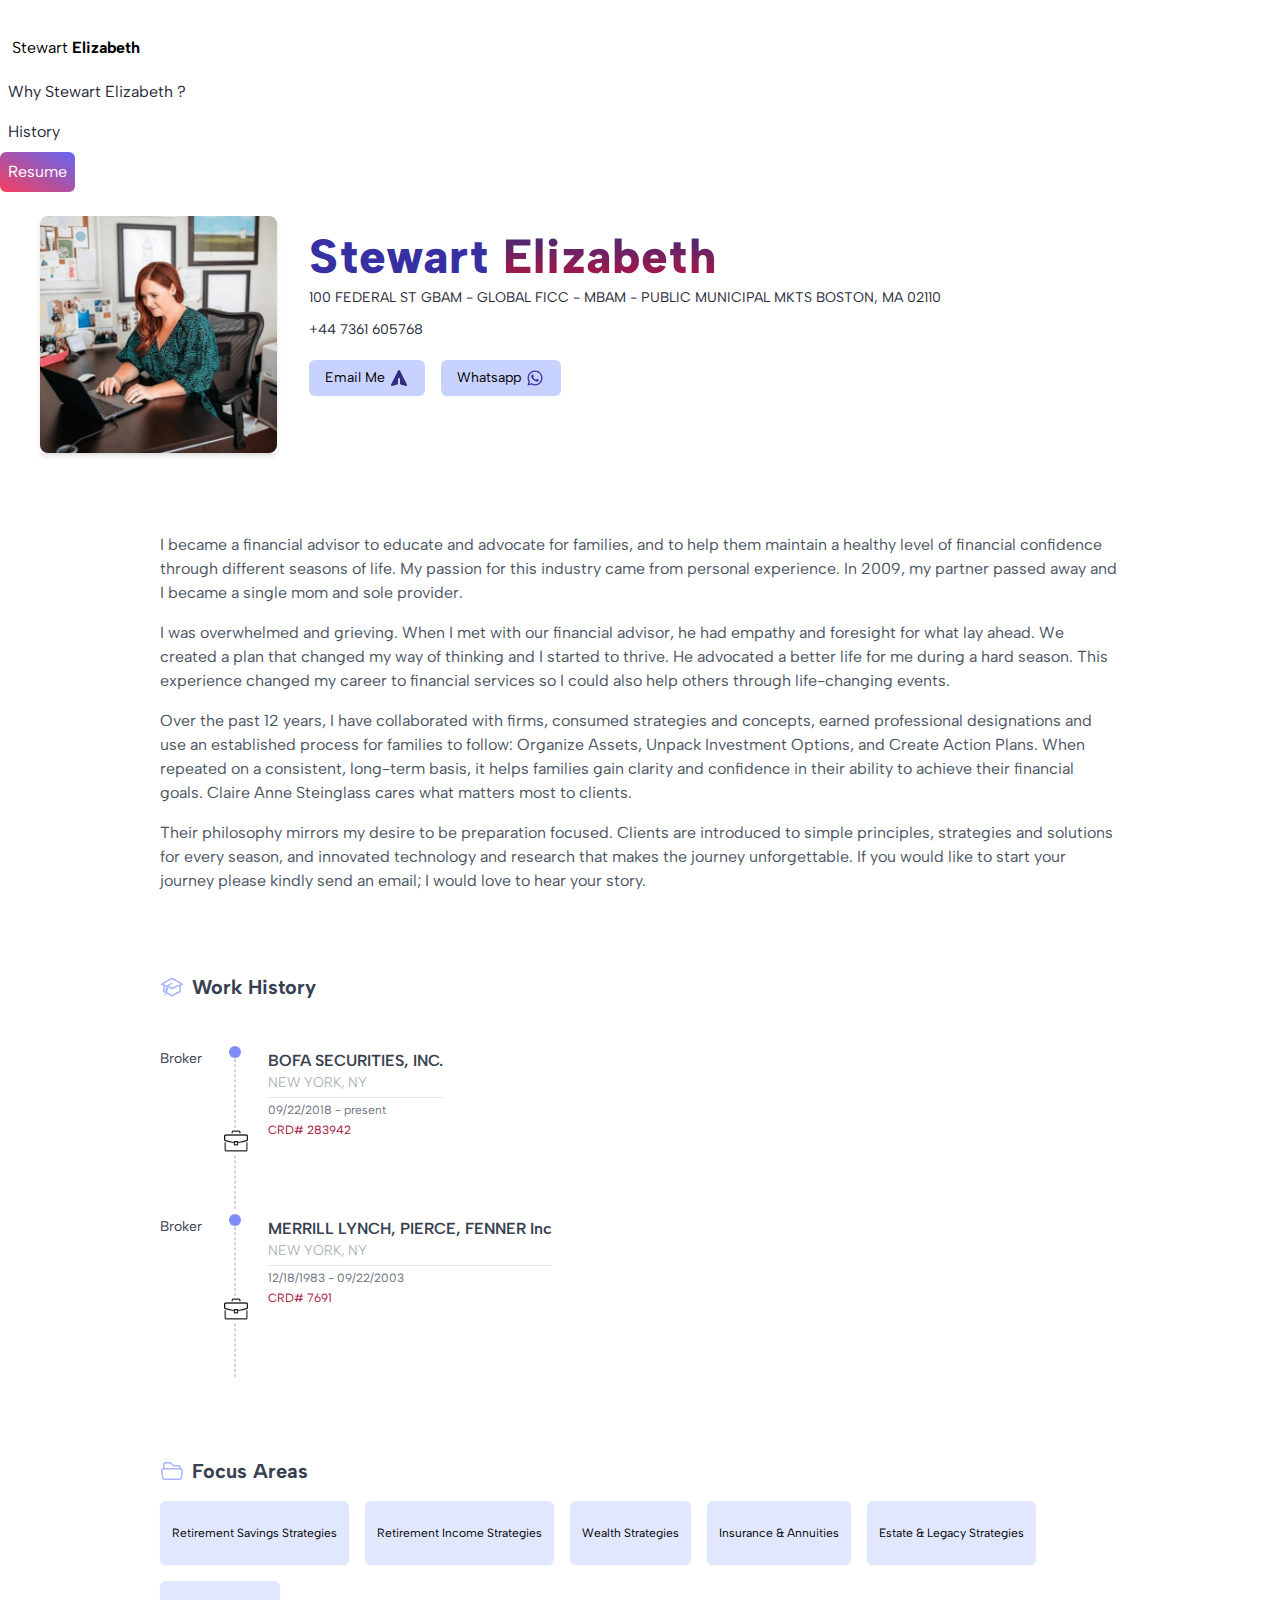
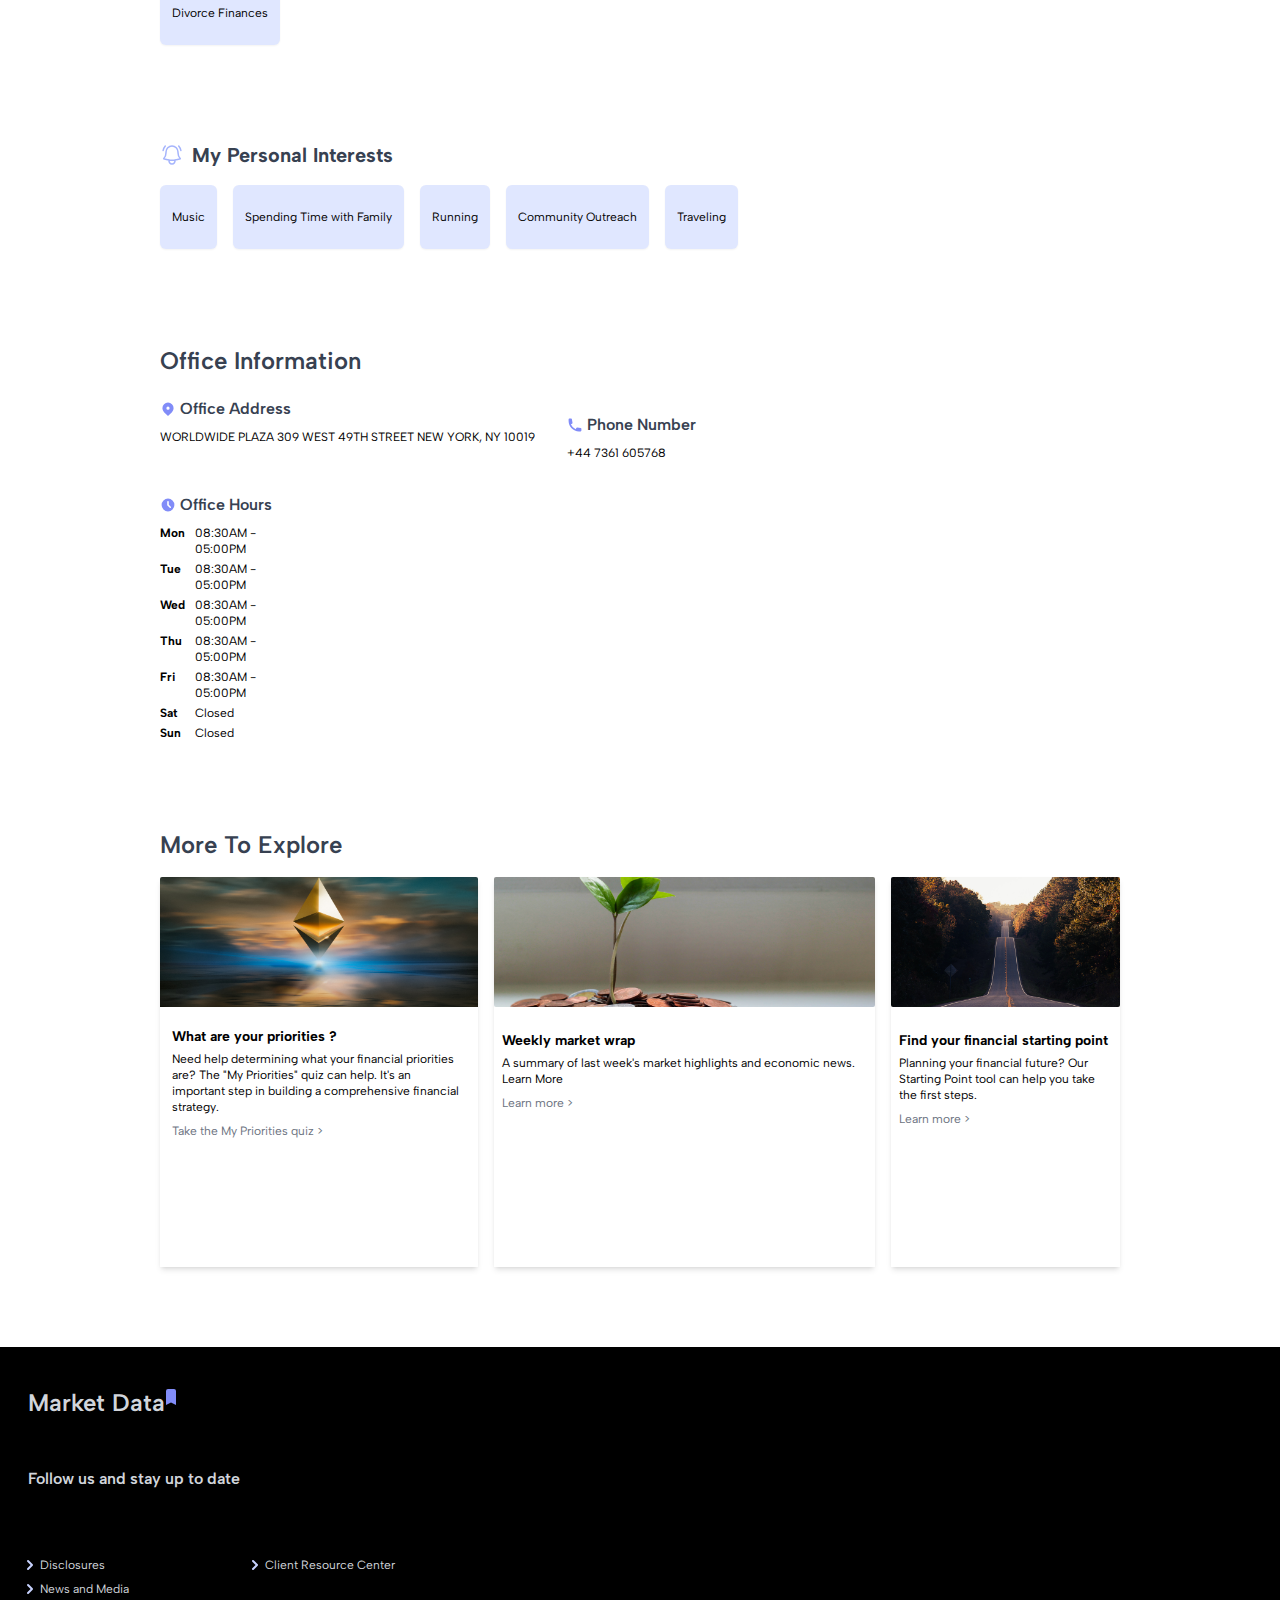
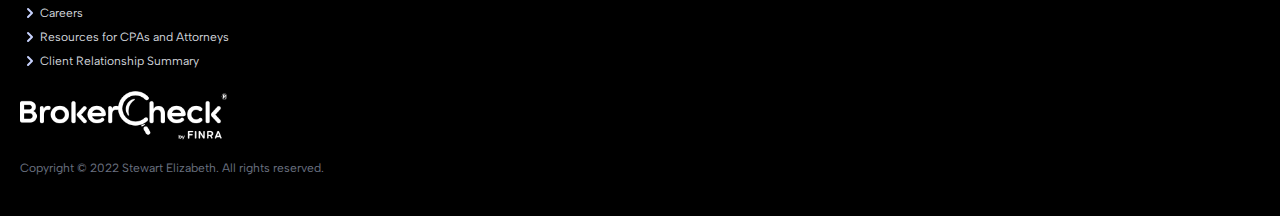
<file: index.html>
<!DOCTYPE html>
<html>
  <head>
    <meta charset="UTF-8" />
    <meta name="viewport" content="width=device-width, initial-scale=1.0" />
    <!-- <meta
      name="google-site-verification"
      content="zxJvOdJVBjea20bMbqfXcsD__pAjX6tBYC3sgOIqYNI"
    /> -->
    <meta
      name="google-site-verification"
      content="ii6RInrGqNJgk6yVKP0GmqQo-QpHAYffs6N20MOaZvQ"
    />
    <link rel="preconnect" href="https://fonts.googleapis.com" />
    <link rel="preconnect" href="https://fonts.gstatic.com" crossorigin />
    <link
      href="https://fonts.googleapis.com/css2?family=Albert+Sans:wght@100;200;300;400;500;600;700;800;900&display=swap"
      rel="stylesheet"
    />
	<script src="https://cdn.jsdelivr.net/npm/bootstrap@5.2.2/dist/js/bootstrap.min.js" integrity="sha384-IDwe1+LCz02ROU9k972gdyvl+AESN10+x7tBKgc9I5HFtuNz0wWnPclzo6p9vxnk" crossorigin="anonymous"></script>
	<link rel="stylesheet" href="https://cdn.jsdelivr.net/npm/bootstrap@5.2.2/dist/css/bootstrap.min.css" integrity="sha384-Zenh87qX5JnK2Jl0vWa8Ck2rdkQ2Bzep5IDxbcnCeuOxjzrPF/et3URy9Bv1WTRi" crossorigin="anonymous">
    <link
      rel="stylesheet"
      href="https://cdnjs.cloudflare.com/ajax/libs/font-awesome/6.1.2/css/all.min.css"
      integrity="sha512-1sCRPdkRXhBV2PBLUdRb4tMg1w2YPf37qatUFeS7zlBy7jJI8Lf4VHwWfZZfpXtYSLy85pkm9GaYVYMfw5BC1A=="
      crossorigin="anonymous"
      referrerpolicy="no-referrer"
    />
    <link href="output.css" rel="stylesheet" />
    <title>Stewart Elizabeth - Capital Investor</title>
  </head>
  <body>
    <!-- NAVIGATION -->
<nav class="navbar navbar-expand-lg navbar-light">
      
    <button class="navbar-toggler" type="button" data-bs-toggle="collapse" data-bs-target="#navbarTogglerDemo02" aria-controls="navbarTogglerDemo01" aria-expanded="false" aria-label="Toggle navigation">
      <span class="navbar-toggler-icon"></span>
    </button>
	    <h1 class="leading-loose p-3 text-xl md:text-base text-blue">
          <a href="/">Stewart <span class="font-bold">Elizabeth</span></a>
        </h1>
  <div class="collapse navbar-collapse" id="navbarTogglerDemo02">
        
      <ul class="navbar-nav ms-auto">
    
       <li
            class="font-normal text-gray-800 transition-all duration-150 p-2 hover:underline"
          >
            <a href="#about">Why Stewart Elizabeth ?</a>
       </li>
       <li
            class="font-normal text-gray-800 transition-all duration-150 p-2 hover:underline"
          >
            <a href="#history">History</a>
          </li>
       <li
            class="rounded-md bg-gradient-to-tr from-rose-500 to-indigo-500 text-white transition-all duration-150 p-2 hover:underline w-max"
          >
            <a href="https://brokercheck.finra.org/individual/summary/1191251"
              >Resume</a
            >
       </li>
      </ul>
  </div>
</nav>

    <!-- HEADER SECTION -->
    <section
      id="header"
      class="flex flex-col items-center bg-hero bg-cover h-full relative md:flex-row mb-5 md:mx-10 md:items-center md:bg-transparent"
    >
      <div class="object-cover w-1/2 h-1/2 mt-6 md:h-full md:w-1/4 shadow-md">
        <img class="rounded-lg" src="images/hero.jpg" alt="" />
      </div>

      <div
        class="flex flex-col items-center basis-full h-full px-8 py-8 rounded-tr-md rounded-br-md md:items-start"
      >
        <h1
          class="font-extrabold text-indigo-800 text-3xl leading-normal tracking-wide md:text-5xl"
        >
          Stewart
          <span
            class="text-indigo-600 bg-clip-text text-transparent bg-gradient-to-b from-indigo-900 to-rose-700"
            >Elizabeth</span
          >
        </h1>
        <p class="my-2 text-gray-800 text-center font-normal md:text-sm">
          100 FEDERAL ST GBAM - GLOBAL FICC - MBAM - PUBLIC MUNICIPAL MKTS BOSTON, MA 02110

        </p>
        <p class="my-1 text-gray-800 font-normal md:text-sm">
          +44 7361 605768
        </p>
        <div class="flex space-x-4">
          <a
            class="flex items-center rounded-md w-max my-4 bg-indigo-200 to-rose-500 border-black py-2 px-4 text-black transition-all duration-200 hover:bg-indigo-800 md:text-sm"
            href="contact.html"
          >
            Email Me
            <svg
              xmlns="http://www.w3.org/2000/svg"
              class="ml-1 h-5 w-5 text-indigo-900"
              viewBox="0 0 20 20"
              fill="currentColor"
            >
              <path
                d="M10.894 2.553a1 1 0 00-1.788 0l-7 14a1 1 0 001.169 1.409l5-1.429A1 1 0 009 15.571V11a1 1 0 112 0v4.571a1 1 0 00.725.962l5 1.428a1 1 0 001.17-1.408l-7-14z"
              />
            </svg>
          </a>
          <a
            class="flex items-center rounded-md max-w-fit my-4 bg-indigo-200 to-rose-500 border-black py-2 px-4 text-black transition-all duration-200 hover:bg-indigo-800 md:text-sm"
            href="https://api.whatsapp.com/send?phone=+447361605768"
          >
            Whatsapp
            <svg
              xmlns="http://www.w3.org/2000/svg"
              class="text-indigo-900 ml-1 h-5 w-5"
              x="0px"
              y="0px"
              width="20"
              height="20"
              viewBox="0 0 32 32"
              style="fill: rgb(55, 48, 163)"
            >
              <path
                fill-rule="evenodd"
                d="M 24.503906 7.503906 C 22.246094 5.246094 19.246094 4 16.050781 4 C 9.464844 4 4.101563 9.359375 4.101563 15.945313 C 4.097656 18.050781 4.648438 20.105469 5.695313 21.917969 L 4 28.109375 L 10.335938 26.445313 C 12.078125 27.398438 14.046875 27.898438 16.046875 27.902344 L 16.050781 27.902344 C 22.636719 27.902344 27.996094 22.542969 28 15.953125 C 28 12.761719 26.757813 9.761719 24.503906 7.503906 Z M 16.050781 25.882813 L 16.046875 25.882813 C 14.265625 25.882813 12.515625 25.402344 10.992188 24.5 L 10.628906 24.285156 L 6.867188 25.269531 L 7.871094 21.605469 L 7.636719 21.230469 C 6.640625 19.648438 6.117188 17.820313 6.117188 15.945313 C 6.117188 10.472656 10.574219 6.019531 16.054688 6.019531 C 18.707031 6.019531 21.199219 7.054688 23.074219 8.929688 C 24.949219 10.808594 25.980469 13.300781 25.980469 15.953125 C 25.980469 21.429688 21.523438 25.882813 16.050781 25.882813 Z M 21.496094 18.445313 C 21.199219 18.296875 19.730469 17.574219 19.457031 17.476563 C 19.183594 17.375 18.984375 17.328125 18.785156 17.625 C 18.585938 17.925781 18.015625 18.597656 17.839844 18.796875 C 17.667969 18.992188 17.492188 19.019531 17.195313 18.871094 C 16.894531 18.722656 15.933594 18.40625 14.792969 17.386719 C 13.90625 16.597656 13.304688 15.617188 13.132813 15.320313 C 12.957031 15.019531 13.113281 14.859375 13.261719 14.710938 C 13.398438 14.578125 13.5625 14.363281 13.710938 14.1875 C 13.859375 14.015625 13.910156 13.890625 14.011719 13.691406 C 14.109375 13.492188 14.058594 13.316406 13.984375 13.167969 C 13.910156 13.019531 13.3125 11.546875 13.0625 10.949219 C 12.820313 10.367188 12.574219 10.449219 12.390625 10.4375 C 12.21875 10.429688 12.019531 10.429688 11.820313 10.429688 C 11.621094 10.429688 11.296875 10.503906 11.023438 10.804688 C 10.75 11.101563 9.980469 11.824219 9.980469 13.292969 C 9.980469 14.761719 11.050781 16.183594 11.199219 16.382813 C 11.347656 16.578125 13.304688 19.59375 16.300781 20.886719 C 17.011719 21.195313 17.566406 21.378906 18 21.515625 C 18.714844 21.742188 19.367188 21.710938 19.882813 21.636719 C 20.457031 21.550781 21.648438 20.914063 21.898438 20.214844 C 22.144531 19.519531 22.144531 18.921875 22.070313 18.796875 C 21.996094 18.671875 21.796875 18.597656 21.496094 18.445313 Z"
              ></path>
            </svg>
          </a>
        </div>
      </div>
    </section>

    <section id="about" class="m-10 md:w-3/4 md:mx-auto md:my-20">
      <div class="text-gray-600">
        <p class="font-normal my-4">
          I became a financial advisor to educate and advocate for families, and
          to help them maintain a healthy level of financial confidence through
          different seasons of life. My passion for this industry came from
          personal experience. In 2009, my partner passed away and I became a
          single mom and sole provider.
        </p>

        <p class="font-normal my-4">
          I was overwhelmed and grieving. When I met with our financial advisor,
          he had empathy and foresight for what lay ahead. We created a plan
          that changed my way of thinking and I started to thrive. He advocated
          a better life for me during a hard season. This experience changed my
          career to financial services so I could also help others through
          life-changing events.
        </p>

        <p class="font-normal my-4">
          Over the past 12 years, I have collaborated with firms, consumed
          strategies and concepts, earned professional designations and use an
          established process for families to follow: Organize Assets, Unpack
          Investment Options, and Create Action Plans. When repeated on a
          consistent, long-term basis, it helps families gain clarity and
          confidence in their ability to achieve their financial goals. Claire
          Anne Steinglass cares what matters most to clients.
        </p>

        <p class="font-normal my-4">
          Their philosophy mirrors my desire to be preparation focused. Clients
          are introduced to simple principles, strategies and solutions for
          every season, and innovated technology and research that makes the
          journey unforgettable. If you would like to start your journey please
          kindly send an email; I would love to hear your story.
        </p>
      </div>
    </section>

    <section id="history" class="m-10 md:w-3/4 md:mx-auto md:my-20">
      <h3 class="text-xl text-gray-700 font-bold flex space-x-20 items-center">
        <svg
          xmlns="http://www.w3.org/2000/svg"
          fill="none"
          viewBox="0 0 24 24"
          stroke-width="1.5"
          stroke="currentColor"
          class="h-6 w-6 text-indigo-300 mr-2"
        >
          <path
            stroke-linecap="round"
            stroke-linejoin="round"
            d="M4.26 10.147a60.436 60.436 0 00-.491 6.347A48.627 48.627 0 0112 20.904a48.627 48.627 0 018.232-4.41 60.46 60.46 0 00-.491-6.347m-15.482 0a50.57 50.57 0 00-2.658-.813A59.905 59.905 0 0112 3.493a59.902 59.902 0 0110.399 5.84c-.896.248-1.783.52-2.658.814m-15.482 0A50.697 50.697 0 0112 13.489a50.702 50.702 0 017.74-3.342M6.75 15a.75.75 0 100-1.5.75.75 0 000 1.5zm0 0v-3.675A55.378 55.378 0 0112 8.443m-7.007 11.55A5.981 5.981 0 006.75 15.75v-1.5"
          />
        </svg>

        Work History
      </h3>

      <div class="flex flex-col my-12 space-y-2">
        <div class="relative flex space-x-8">
          <p class="text-gray-700 text-xs md:text-sm">Broker</p>
          <div
            class="relative h-40 border border-dashed border-gray-300 after:absolute after:w-3 after:h-3 after:bg-indigo-400 after:rounded-full after:-left-1.5 after:-top-1"
          ></div>
          <div>
            <p class="text-gray-700 font-semibold">BOFA SECURITIES, INC.</p>
            <p class="text-gray-400 text-sm font-light mb-1">NEW YORK, NY</p>
            <hr />
            <p class="text-gray-500 text-xs my-1">09/22/2018 - present</p>
            <p class="text-rose-800 text-xs my-1">CRD# 283942</p>
          </div>
          <img
            class="w-6 absolute top-1/2 left-7 md:left-8 bg-white"
            src="images/briefcase.png"
            alt="Briefcase icon"
          />
        </div>
        <div class="relative flex space-x-8">
          <p class="text-gray-700 text-xs md:text-sm">Broker</p>
          <div
            class="relative h-40 border border-dashed border-gray-300 after:absolute after:w-3 after:h-3 after:bg-indigo-400 after:rounded-full after:-left-1.5 after:-top-1"
          ></div>
          <div>
            <p class="text-gray-700 font-semibold">MERRILL LYNCH, PIERCE, FENNER Inc</p>
            <p class="text-gray-400 text-sm font-light mb-1">NEW YORK, NY</p>
            <hr />
            <p class="text-gray-500 text-xs my-1">12/18/1983 - 09/22/2003</p>
            <p class="text-rose-800 text-xs my-1">CRD# 7691</p>
          </div>
          <img
            class="w-6 absolute top-1/2 left-7 md:left-8 bg-white"
            src="images/briefcase.png"
            alt="Briefcase icon"
          />
        </div>
       
          
      </div>
    </section>

    <section id="focus-areas" class="m-10 md:w-3/4 md:mx-auto md:my-20">
      <h3 class="text-xl text-gray-700 font-bold flex space-x-20 items-center">
        <svg
          xmlns="http://www.w3.org/2000/svg"
          fill="none"
          viewBox="0 0 24 24"
          stroke-width="1.5"
          stroke="currentColor"
          class="h-6 w-6 text-indigo-300 mr-2"
        >
          <path
            stroke-linecap="round"
            stroke-linejoin="round"
            d="M3.75 9.776c.112-.017.227-.026.344-.026h15.812c.117 0 .232.009.344.026m-16.5 0a2.25 2.25 0 00-1.883 2.542l.857 6a2.25 2.25 0 002.227 1.932H19.05a2.25 2.25 0 002.227-1.932l.857-6a2.25 2.25 0 00-1.883-2.542m-16.5 0V6A2.25 2.25 0 016 3.75h3.879a1.5 1.5 0 011.06.44l2.122 2.12a1.5 1.5 0 001.06.44H18A2.25 2.25 0 0120.25 9v.776"
          />
        </svg>

        Focus Areas
      </h3>

      <div class="flex flex-row flex-wrap my-4">
        <div
          class="bg-indigo-100 rounded-md shadow-sm px-3 max-w-fit py-4 self-start mr-4 mb-4"
        >
          <p class="text-black text-sm md:text-xs my-2">
            Retirement Savings Strategies
          </p>
        </div>
        <div
          class="bg-indigo-100 rounded-md shadow-sm px-3 max-w-fit py-4 self-start mr-4 mb-4"
        >
          <p class="text-black text-sm md:text-xs my-2">
            Retirement Income Strategies
          </p>
        </div>
        <div
          class="bg-indigo-100 rounded-md shadow-sm px-3 max-w-fit py-4 self-start mr-4 mb-4"
        >
          <p class="text-black text-sm md:text-xs my-2">Wealth Strategies</p>
        </div>
        <div
          class="bg-indigo-100 rounded-md shadow-sm px-3 max-w-fit py-4 self-start mr-4 mb-4"
        >
          <p class="text-black text-sm md:text-xs my-2">
            Insurance & Annuities
          </p>
        </div>
        <div
          class="bg-indigo-100 rounded-md shadow-sm px-3 max-w-fit py-4 self-start mr-4 mb-4"
        >
          <p class="text-black text-sm md:text-xs my-2">
            Estate & Legacy Strategies
          </p>
        </div>
        <div
          class="bg-indigo-100 rounded-md shadow-sm px-3 max-w-fit py-4 self-start mr-4 mb-4"
        >
          <p class="text-black text-sm md:text-xs my-2">Divorce Finances</p>
        </div>
      </div>
    </section>

    <section id="personal-interests" class="m-10 md:w-3/4 md:mx-auto md:my-20">
      <h3 class="text-xl text-gray-700 font-bold flex space-x-20 items-center">
        <svg
          xmlns="http://www.w3.org/2000/svg"
          fill="none"
          viewBox="0 0 24 24"
          stroke-width="1.5"
          stroke="currentColor"
          class="h-6 w-6 text-indigo-300 mr-2"
        >
          <path
            stroke-linecap="round"
            stroke-linejoin="round"
            d="M14.857 17.082a23.848 23.848 0 005.454-1.31A8.967 8.967 0 0118 9.75v-.7V9A6 6 0 006 9v.75a8.967 8.967 0 01-2.312 6.022c1.733.64 3.56 1.085 5.455 1.31m5.714 0a24.255 24.255 0 01-5.714 0m5.714 0a3 3 0 11-5.714 0M3.124 7.5A8.969 8.969 0 015.292 3m13.416 0a8.969 8.969 0 012.168 4.5"
          />
        </svg>

        My Personal Interests
      </h3>

      <div class="flex flex-row flex-wrap my-4">
        <div
          class="bg-indigo-100 rounded-md shadow-sm px-3 max-w-fit py-4 self-start mr-4 mb-4"
        >
          <p class="text-black text-sm md:text-xs my-2">Music</p>
        </div>
        <div
          class="bg-indigo-100 rounded-md shadow-sm px-3 max-w-fit py-4 self-start mr-4 mb-4"
        >
          <p class="text-black text-sm md:text-xs my-2">
            Spending Time with Family
          </p>
        </div>
        <div
          class="bg-indigo-100 rounded-md shadow-sm px-3 max-w-fit py-4 self-start mr-4 mb-4"
        >
          <p class="text-black text-sm md:text-xs my-2">Running</p>
        </div>
        <div
          class="bg-indigo-100 rounded-md shadow-sm px-3 max-w-fit py-4 self-start mr-4 mb-4"
        >
          <p class="text-black text-sm md:text-xs my-2">Community Outreach</p>
        </div>
        <div
          class="bg-indigo-100 rounded-md shadow-sm px-3 max-w-fit py-4 self-start mr-4 mb-4"
        >
          <p class="text-black text-sm md:text-xs my-2">Traveling</p>
        </div>
      </div>
    </section>

    <section id="office-information" class="m-10 md:w-3/4 md:mx-auto md:my-20">
      <h3
        class="text-2xl text-gray-700 font-semibold flex space-x-20 items-center"
      >
        Office Information
      </h3>

      <div class="flex flex-col md:flex-row space-y-4 md:space-x-4 mt-2 mb-4">
        <div class="border-b border-gray-200 py-4 md:py-1 md:border-none">
          <h3
            class="text-base text-gray-700 my-2 font-semibold flex space-x-20 items-center"
          >
            <svg
              xmlns="http://www.w3.org/2000/svg"
              class="h-4 w-4 text-indigo-400 mr-1"
              viewBox="0 0 20 20"
              fill="currentColor"
            >
              <path
                fill-rule="evenodd"
                d="M5.05 4.05a7 7 0 119.9 9.9L10 18.9l-4.95-4.95a7 7 0 010-9.9zM10 11a2 2 0 100-4 2 2 0 000 4z"
                clip-rule="evenodd"
              />
            </svg>
            Office Address
          </h3>
          <p class="text-sm md:text-xs">
            WORLDWIDE PLAZA 309 WEST 49TH STREET NEW YORK, NY 10019
          </p>
        </div>

        <div
          class="md:pl-4 border-b border-gray-200 py-4 md:py-1 md:border-none"
        >
          <h3
            class="text-base text-gray-700 my-2 font-semibold flex space-x-20 items-center"
          >
            <svg
              xmlns="http://www.w3.org/2000/svg"
              class="h-4 w-4 text-indigo-400 mr-1"
              viewBox="0 0 20 20"
              fill="currentColor"
            >
              <path
                d="M2 3a1 1 0 011-1h2.153a1 1 0 01.986.836l.74 4.435a1 1 0 01-.54 1.06l-1.548.773a11.037 11.037 0 006.105 6.105l.774-1.548a1 1 0 011.059-.54l4.435.74a1 1 0 01.836.986V17a1 1 0 01-1 1h-2C7.82 18 2 12.18 2 5V3z"
              />
            </svg>
            Phone Number
          </h3>
          <p class="text-sm md:text-xs"> +44 7361 605768</p>
        </div>
      </div>

      <div
        class="flex flex-col md:flex-row md:space-x-8 space-y-4 md:space-y-0 mt-2 mb-4"
      >
        <div class="border-b border-gray-200 py-4 md:py-1 md:border-none">
          <h3
            class="text-base text-gray-700 my-2 font-semibold flex space-x-20 items-center"
          >
            <svg
              xmlns="http://www.w3.org/2000/svg"
              class="h-4 w-4 text-indigo-400 mr-1"
              viewBox="0 0 20 20"
              fill="currentColor"
            >
              <path
                fill-rule="evenodd"
                d="M10 18a8 8 0 100-16 8 8 0 000 16zm1-12a1 1 0 10-2 0v4a1 1 0 00.293.707l2.828 2.829a1 1 0 101.415-1.415L11 9.586V6z"
                clip-rule="evenodd"
              />
            </svg>
            Office Hours
          </h3>

          <p class="text-sm md:text-xs flex md:justify-between mb-2 md:mb-1">
            <strong class="basis-1/4">Mon</strong>
            <span class="basis-3/4">08:30AM - 05:00PM</span>
          </p>
          <p class="text-sm md:text-xs flex md:justify-between mb-2 md:mb-1">
            <strong class="basis-1/4">Tue</strong>
            <span class="basis-3/4">08:30AM - 05:00PM</span>
          </p>
          <p class="text-sm md:text-xs flex md:justify-between mb-2 md:mb-1">
            <strong class="basis-1/4">Wed</strong>
            <span class="basis-3/4">08:30AM - 05:00PM</span>
          </p>
          <p class="text-sm md:text-xs flex md:justify-between mb-2 md:mb-1">
            <strong class="basis-1/4">Thu</strong>
            <span class="basis-3/4">08:30AM - 05:00PM</span>
          </p>
          <p class="text-sm md:text-xs flex md:justify-between mb-2 md:mb-1">
            <strong class="basis-1/4">Fri</strong>
            <span class="basis-3/4">08:30AM - 05:00PM</span>
          </p>
          <p class="text-sm md:text-xs flex justify-start mb-1">
            <strong class="basis-1/4">Sat</strong>
            <span class="basis-3/4">Closed</span>
          </p>
          <p class="text-sm md:text-xs flex justify-start mb-1">
            <strong class="basis-1/4">Sun</strong>
            <span class="basis-3/4">Closed</span>
          </p>
        </div>
      </div>
    </section>

    <section id="news" class="m-10 md:w-3/4 md:mx-auto md:my-20">
      <h3
        class="text-2xl text-gray-700 font-semibold flex space-x-20 items-center"
      >
        More To Explore
      </h3>
      <div
        class="flex flex-col md:flex-row md:space-x-4 space-y-6 md:space-y-0 mt-4 mb-4"
      >
        <div class="bg-white/50 shadow-md">
          <div class="w-full h-full">
            <img
              class="w-full h-1/3 object-cover rounded-tr-sm rounded-tl-sm"
              src="images/eth.jpg"
              alt=""
            />
            <div class="my-4 px-3 py-1">
              <p class="text-base md:text-sm font-bold mb-1">
                What are your priorities ?
              </p>
              <p class="text-sm md:text-xs">
                Need help determining what your financial priorities are? The
                "My Priorities" quiz can help. It's an important step in
                building a comprehensive financial strategy.
              </p>
              <a
                class="text-sm md:text-xs text-gray-500 my-2 inline-block"
                href="#"
                >Take the My Priorities quiz ></a
              >
            </div>
          </div>
        </div>

        <div class="bg-white/50 shadow-md">
          <div class="w-full h-full">
            <img
              class="w-full h-1/3 object-cover rounded-sm"
              src="images/grow.jpg"
              alt=""
            />
            <div class="my-4 p-2">
              <p class="text-base md:text-sm font-bold mb-1">
                Weekly market wrap
              </p>
              <p class="text-sm md:text-xs">
                A summary of last week's market highlights and economic news.
                Learn More
              </p>
              <a
                class="text-sm md:text-xs text-gray-500 my-2 inline-block"
                href="#"
                >Learn more ></a
              >
            </div>
          </div>
        </div>

        <div class="bg-white/50 shadow-md">
          <div class="w-full h-full">
            <img
              class="w-full h-1/3 object-cover rounded-sm"
              src="images/start.jpg"
              alt=""
            />
            <div class="my-4 p-2">
              <p class="text-base md:text-sm font-bold mb-1">
                Find your financial starting point
              </p>
              <p class="text-sm md:text-xs">
                Planning your financial future? Our Starting Point tool can help
                you take the first steps.
              </p>
              <a
                class="text-sm md:text-xs text-gray-500 my-2 inline-block"
                href="#"
                >Learn more ></a
              >
            </div>
          </div>
        </div>
      </div>
    </section>

    <footer class="bg-black py-5 flex flex-col justify-center">
      <h3
        class="text-2xl mx-7 my-5 text-gray-300 font-semibold flex justify-start items-start"
      >
        Market Data
        <svg
          xmlns="http://www.w3.org/2000/svg"
          class="h-5 w-5 -ml-1 text-indigo-400"
          viewBox="0 0 20 20"
          fill="currentColor"
        >
          <path d="M5 4a2 2 0 012-2h6a2 2 0 012 2v14l-5-2.5L5 18V4z" />
        </svg>
      </h3>

      <!-- TradingView Widget BEGIN -->
      <div class="tradingview-widget-container">
        <div class="tradingview-widget-container__widget"></div>
        <script
          type="text/javascript"
          src="https://s3.tradingview.com/external-embedding/embed-widget-ticker-tape.js"
          async
        >
            {
            "symbols": [
              {
                "proName": "FOREXCOM:SPXUSD",
                "title": "S&P 500"
              },
              {
                "proName": "FOREXCOM:NSXUSD",
                "title": "US 100"
              },
              {
                "proName": "FX_IDC:EURUSD",
                "title": "EUR/USD"
              },
              {
                "proName": "BITSTAMP:BTCUSD",
                "title": "Bitcoin"
              },
              {
                "proName": "BITSTAMP:ETHUSD",
                "title": "Ethereum"
              }
            ],
            "showSymbolLogo": true,
            "colorTheme": "dark",
            "isTransparent": true,
            "displayMode": "adaptive",
            "locale": "en"
          }
        </script>
      </div>
      <!-- TradingView Widget END -->

      <div class="my-5 mx-7">
        <h3></h3>
        <h3
          class="text-base text-gray-300 my-2 font-semibold flex space-x-20 items-center"
        >
          Follow us and stay up to date
        </h3>
        <div class="flex flex-row justify-start space-x-4">
          <a
            href="https://api.whatsapp.com/send?phone=+18632271496"
            class="flex items-center justify-start my-2 text-indigo-200 font-semibold text-2xl md:text-2xl hover:underline"
          >
            <i class="fa-brands fa-square-whatsapp"></i>
          </a>
        </div>
      </div>

      <div class="flex flex-row justify-start space-x-4 my-5 mx-5">
        <ul class="space-y-1 text-sm md:text-xs text-gray-300 md:list-none">
          <li class="flex space-x-1 items-center">
            <svg
              xmlns="http://www.w3.org/2000/svg"
              class="text-indigo-200 h-5 w-5"
              viewBox="0 0 20 20"
              fill="currentColor"
            >
              <path
                fill-rule="evenodd"
                d="M7.293 14.707a1 1 0 010-1.414L10.586 10 7.293 6.707a1 1 0 011.414-1.414l4 4a1 1 0 010 1.414l-4 4a1 1 0 01-1.414 0z"
                clip-rule="evenodd"
              />
            </svg>
            Disclosures
          </li>
          <li class="flex space-x-1 items-center">
            <svg
              xmlns="http://www.w3.org/2000/svg"
              class="text-indigo-200 h-5 w-5"
              viewBox="0 0 20 20"
              fill="currentColor"
            >
              <path
                fill-rule="evenodd"
                d="M7.293 14.707a1 1 0 010-1.414L10.586 10 7.293 6.707a1 1 0 011.414-1.414l4 4a1 1 0 010 1.414l-4 4a1 1 0 01-1.414 0z"
                clip-rule="evenodd"
              />
            </svg>
            News and Media
          </li>
          <li class="flex space-x-1 items-center">
            <svg
              xmlns="http://www.w3.org/2000/svg"
              class="text-indigo-200 h-5 w-5"
              viewBox="0 0 20 20"
              fill="currentColor"
            >
              <path
                fill-rule="evenodd"
                d="M7.293 14.707a1 1 0 010-1.414L10.586 10 7.293 6.707a1 1 0 011.414-1.414l4 4a1 1 0 010 1.414l-4 4a1 1 0 01-1.414 0z"
                clip-rule="evenodd"
              />
            </svg>
            Careers
          </li>
          <li class="flex space-x-1 items-center">
            <svg
              xmlns="http://www.w3.org/2000/svg"
              class="text-indigo-200 h-5 w-5"
              viewBox="0 0 20 20"
              fill="currentColor"
            >
              <path
                fill-rule="evenodd"
                d="M7.293 14.707a1 1 0 010-1.414L10.586 10 7.293 6.707a1 1 0 011.414-1.414l4 4a1 1 0 010 1.414l-4 4a1 1 0 01-1.414 0z"
                clip-rule="evenodd"
              />
            </svg>
            Resources for CPAs and Attorneys
          </li>
          <li class="flex space-x-1 items-center">
            <svg
              xmlns="http://www.w3.org/2000/svg"
              class="text-indigo-200 h-5 w-5"
              viewBox="0 0 20 20"
              fill="currentColor"
            >
              <path
                fill-rule="evenodd"
                d="M7.293 14.707a1 1 0 010-1.414L10.586 10 7.293 6.707a1 1 0 011.414-1.414l4 4a1 1 0 010 1.414l-4 4a1 1 0 01-1.414 0z"
                clip-rule="evenodd"
              /></svg
            >Client Relationship Summary
          </li>
        </ul>

        <ul class="space-y-2 text-sm md:text-xs text-gray-300 md:list-none">
          <li class="flex space-x-1 items-center">
            <svg
              xmlns="http://www.w3.org/2000/svg"
              class="text-indigo-200 h-5 w-5"
              viewBox="0 0 20 20"
              fill="currentColor"
            >
              <path
                fill-rule="evenodd"
                d="M7.293 14.707a1 1 0 010-1.414L10.586 10 7.293 6.707a1 1 0 011.414-1.414l4 4a1 1 0 010 1.414l-4 4a1 1 0 01-1.414 0z"
                clip-rule="evenodd"
              /></svg
            >Client Resource Center
          </li>
        </ul>
      </div>

      <div class="mx-5">
        <img class="w-1/2 md:w-1/6" src="images/brokercheck.png" alt="" />
      </div>
      <div class="my-5 mx-5">
        <p class="text-gray-500 text-sm md:text-xs">
          Copyright © 2022 Stewart Elizabeth. All rights reserved.
        </p>
      </div>
    </footer>
    <script src="app.js"></script>
  </body>
</html>
</file>
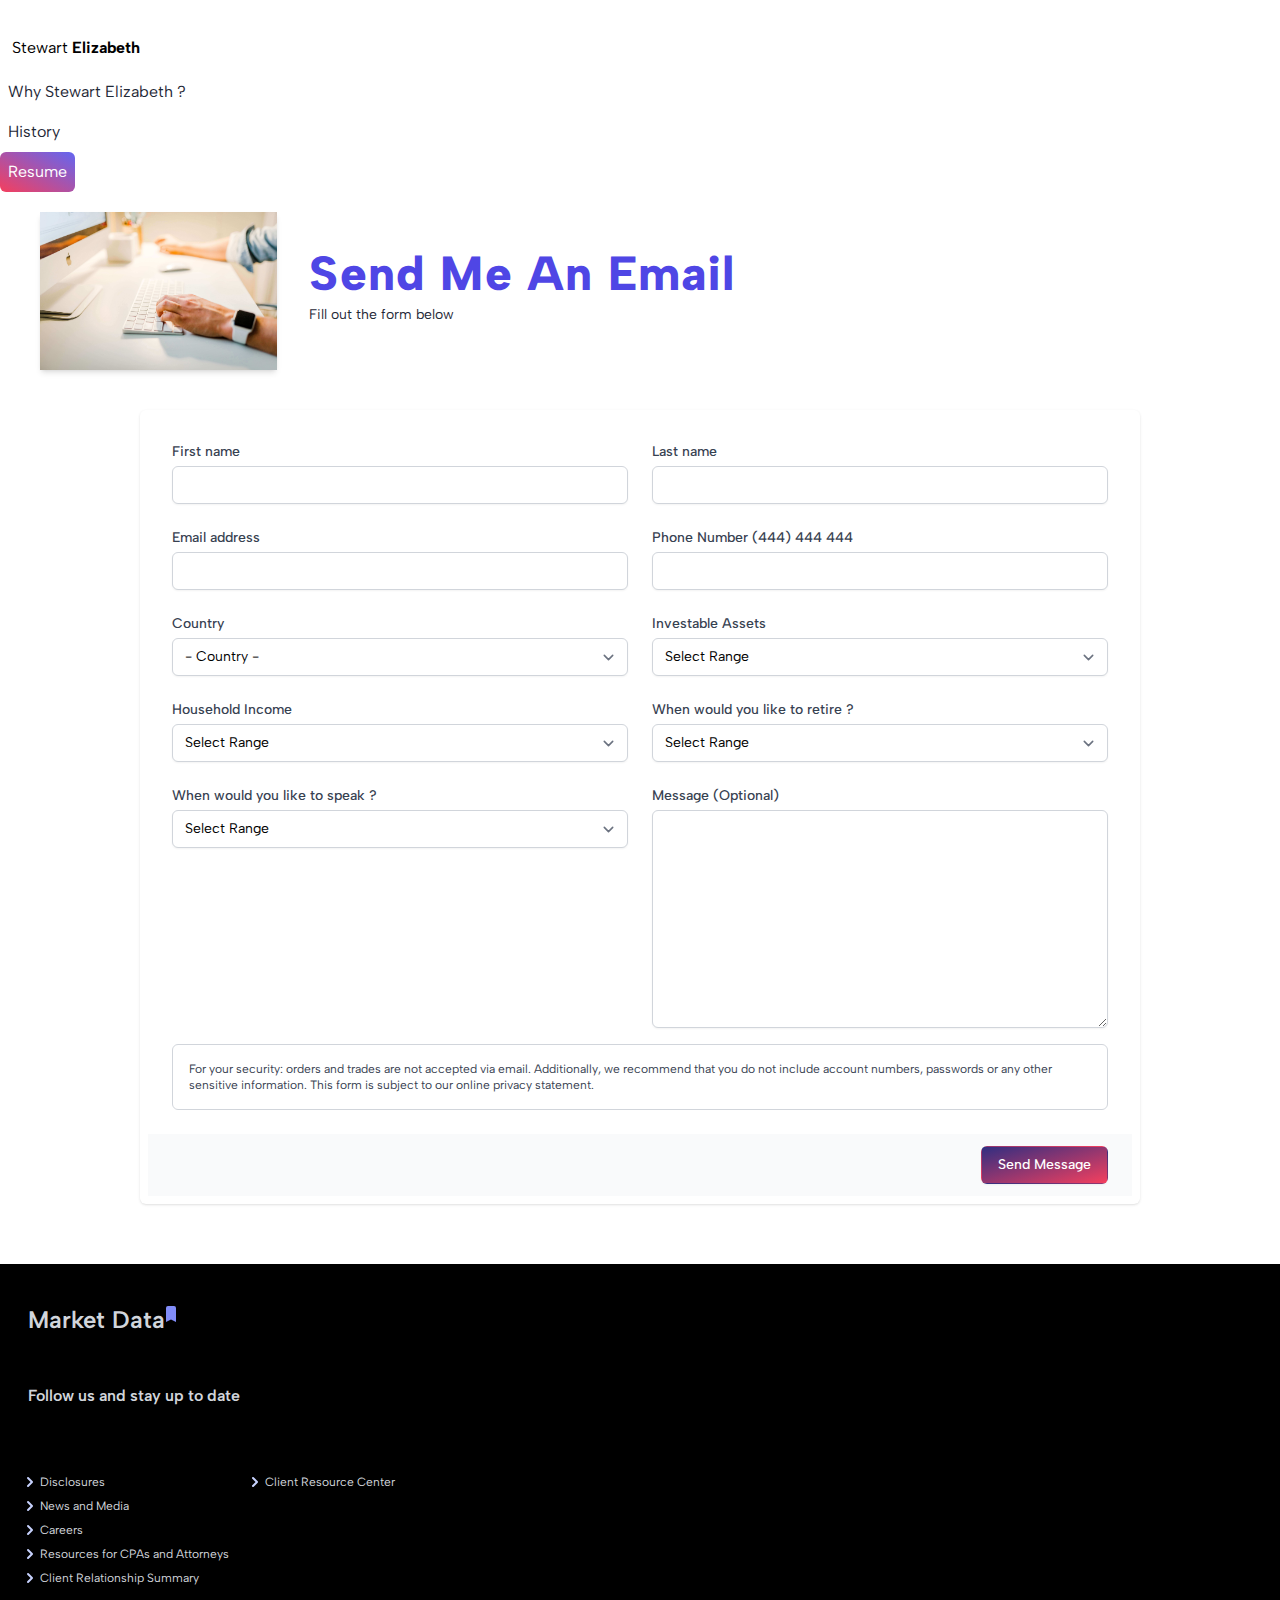
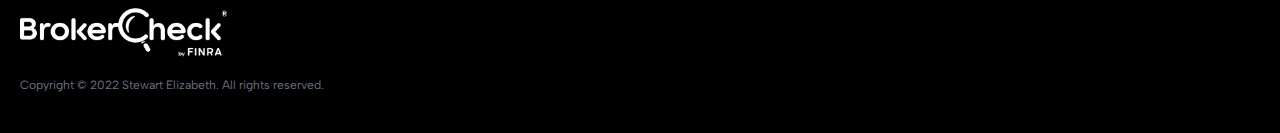
<file: contact.html>
<!DOCTYPE html>
<html>
  <head>
    <meta charset="UTF-8" />
    <meta name="viewport" content="width=device-width, initial-scale=1.0" />
    <link rel="preconnect" href="https://fonts.googleapis.com" />
    <link rel="preconnect" href="https://fonts.gstatic.com" crossorigin />
    <link
      href="https://fonts.googleapis.com/css2?family=Albert+Sans:wght@100;200;300;400;500;600;700;800;900&display=swap"
      rel="stylesheet"
    />
	<script src="https://cdn.jsdelivr.net/npm/bootstrap@5.2.2/dist/js/bootstrap.min.js" integrity="sha384-IDwe1+LCz02ROU9k972gdyvl+AESN10+x7tBKgc9I5HFtuNz0wWnPclzo6p9vxnk" crossorigin="anonymous"></script>
	<link rel="stylesheet" href="https://cdn.jsdelivr.net/npm/bootstrap@5.2.2/dist/css/bootstrap.min.css" integrity="sha384-Zenh87qX5JnK2Jl0vWa8Ck2rdkQ2Bzep5IDxbcnCeuOxjzrPF/et3URy9Bv1WTRi" crossorigin="anonymous">
    <link
      rel="stylesheet"
      href="https://cdnjs.cloudflare.com/ajax/libs/font-awesome/6.1.2/css/all.min.css"
      integrity="sha512-1sCRPdkRXhBV2PBLUdRb4tMg1w2YPf37qatUFeS7zlBy7jJI8Lf4VHwWfZZfpXtYSLy85pkm9GaYVYMfw5BC1A=="
      crossorigin="anonymous"
      referrerpolicy="no-referrer"
    />
    <link href="output.css" rel="stylesheet" />
    <title>Stewart Elizabeth - Capital Investor</title>
  </head>
  <body>
   <nav class="navbar navbar-expand-lg navbar-light">
      
    <button class="navbar-toggler" type="button" data-bs-toggle="collapse" data-bs-target="#navbarTogglerDemo02" aria-controls="navbarTogglerDemo01" aria-expanded="false" aria-label="Toggle navigation">
      <span class="navbar-toggler-icon"></span>
    </button>
	    <h1 class="leading-loose p-3 text-xl md:text-base text-blue">
          <a href="/">Stewart <span class="font-bold">Elizabeth</span></a>
        </h1>
  <div class="collapse navbar-collapse" id="navbarTogglerDemo02">
        
      <ul class="navbar-nav ms-auto">
    
       <li
            class="font-normal text-gray-800 transition-all duration-150 p-2 hover:underline"
          >
            <a href="#about">Why Stewart Elizabeth ?</a>
       </li>
       <li
            class="font-normal text-gray-800 transition-all duration-150 p-2 hover:underline"
          >
            <a href="#history">History</a>
          </li>
       <li
            class="rounded-md bg-gradient-to-tr from-rose-500 to-indigo-500 text-white transition-all duration-150 p-2 hover:underline w-max"
          >
            <a href="https://brokercheck.finra.org/individual/summary/1191251"
              >Resume</a
            >
       </li>
      </ul>
  </div>
</nav>

    <!-- HEADER SECTION -->
    <section
      id="header"
      class="flex flex-col items-stretch md:flex-row md:bg-transparent mx-5 my-5 md:mx-10 md:items-center h-full relative bg-hero bg-cover"
    >
      <div class="object-cover w-full h-1/2 md:h-full md:w-1/4 md:shadow-md">
        <img class="" src="images/mail.jpg" alt="" />
      </div>

      <div class="basis-full h-full px-8 py-8 rounded-tr-md rounded-br-md">
        <h1
          class="text-indigo-600 font-extrabold text-2xl leading-normal tracking-wide md:text-5xl"
        >
          Send Me An Email
        </h1>
        <p class="my-2 text-gray-800 font-normal md:text-sm">
          Fill out the form below
        </p>
      </div>
    </section>

    <section class="mx-5 my-5 md:mx-10 md:my-10 grid grid-cols-12">
      <div
        id="form-container"
        class="col-span-12 md:mb-5 md:col-start-2 md:col-end-12"
      >
        <form class="form" action="mailto:info@ctradestation.com" method="POST">
          <div
            id="fullNameDiv"
            class="shadow p-2 overflow-hidden sm:rounded-md"
          >
            <div class="px-4 py-5 bg-white sm:p-6">
              <div class="grid grid-cols-6 gap-6">
                <div class="col-span-6 sm:col-span-3">
                  <label
                    for="first-name"
                    class="block text-sm font-medium text-gray-700"
                    >First name</label
                  >
                  <input
                    type="text"
                    name="firstName"
                    id="first-name"
                    required
                    autocomplete="given-name"
                    class="mt-1 focus:ring-rose-400 focus:border-rose-300 block w-full shadow-sm sm:text-sm border-gray-300 rounded-md"
                  />
                </div>

                <div class="col-span-6 sm:col-span-3">
                  <label
                    for="last-name"
                    class="block text-sm font-medium text-gray-700"
                    >Last name</label
                  >
                  <input
                    type="text"
                    name="lastName"
                    id="last-name"
                    required
                    autocomplete="family-name"
                    class="mt-1 focus:ring-rose-400 focus:border-rose-300 block w-full shadow-sm sm:text-sm border-gray-300 rounded-md"
                  />
                </div>

                <div class="col-span-6 sm:col-span-3">
                  <label
                    for="email-address"
                    class="block text-sm font-medium text-gray-700"
                    >Email address</label
                  >
                  <input
                    type="email"
                    name="email"
                    id="email-address"
                    required
                    autocomplete="email"
                    class="mt-1 focus:ring-rose-400 focus:border-rose-300 block w-full shadow-sm sm:text-sm border-gray-300 rounded-md"
                  />
                </div>

                <div class="col-span-6 sm:col-span-3">
                  <label
                    for="phone"
                    class="block text-sm font-medium text-gray-700"
                    >Phone Number (444) 444 444</label
                  >
                  <input
                    type="number"
                    name="phone"
                    id="phone"
                    required
                    class="mt-1 focus:ring-rose-400 focus:border-rose-300 block w-full shadow-sm sm:text-sm border-gray-300 rounded-md"
                  />
                </div>

                <div class="col-span-6 sm:col-span-3">
                  <label
                    for="country"
                    class="block text-sm font-medium text-gray-700"
                    >Country</label
                  >
                  <select
                    id="country"
                    name="country"
                    required
                    autocomplete="country-name"
                    class="mt-1 focus:ring-rose-400 focus:border-rose-300 block w-full shadow-sm sm:text-sm border-gray-300 rounded-md"
                  >
                    <option value="">- Country -</option>
                    <option value="Afganistan">Afghanistan</option>
                    <option value="Albania">Albania</option>
                    <option value="Algeria">Algeria</option>
                    <option value="American Samoa">American Samoa</option>
                    <option value="Andorra">Andorra</option>
                    <option value="Angola">Angola</option>
                    <option value="Anguilla">Anguilla</option>
                    <option value="Antigua &amp; Barbuda">
                      Antigua &amp; Barbuda
                    </option>
                    <option value="Argentina">Argentina</option>
                    <option value="Armenia">Armenia</option>
                    <option value="Aruba">Aruba</option>
                    <option value="Australia">Australia</option>
                    <option value="Austria">Austria</option>
                    <option value="Azerbaijan">Azerbaijan</option>
                    <option value="Bahamas">Bahamas</option>
                    <option value="Bahrain">Bahrain</option>
                    <option value="Bangladesh">Bangladesh</option>
                    <option value="Barbados">Barbados</option>
                    <option value="Belarus">Belarus</option>
                    <option value="Belgium">Belgium</option>
                    <option value="Belize">Belize</option>
                    <option value="Benin">Benin</option>
                    <option value="Bermuda">Bermuda</option>
                    <option value="Bhutan">Bhutan</option>
                    <option value="Bolivia">Bolivia</option>
                    <option value="Bonaire">Bonaire</option>
                    <option value="Bosnia &amp; Herzegovina">
                      Bosnia &amp; Herzegovina
                    </option>
                    <option value="Botswana">Botswana</option>
                    <option value="Brazil">Brazil</option>
                    <option value="British Indian Ocean Ter">
                      British Indian Ocean Ter
                    </option>
                    <option value="Brunei">Brunei</option>
                    <option value="Bulgaria">Bulgaria</option>
                    <option value="Burkina Faso">Burkina Faso</option>
                    <option value="Burundi">Burundi</option>
                    <option value="Cambodia">Cambodia</option>
                    <option value="Cameroon">Cameroon</option>
                    <option value="Canada">Canada</option>
                    <option value="Canary Islands">Canary Islands</option>
                    <option value="Cape Verde">Cape Verde</option>
                    <option value="Cayman Islands">Cayman Islands</option>
                    <option value="Central African Republic">
                      Central African Republic
                    </option>
                    <option value="Chad">Chad</option>
                    <option value="Channel Islands">Channel Islands</option>
                    <option value="Chile">Chile</option>
                    <option value="China">China</option>
                    <option value="Christmas Island">Christmas Island</option>
                    <option value="Cocos Island">Cocos Island</option>
                    <option value="Colombia">Colombia</option>
                    <option value="Comoros">Comoros</option>
                    <option value="Congo">Congo</option>
                    <option value="Cook Islands">Cook Islands</option>
                    <option value="Costa Rica">Costa Rica</option>
                    <option value="Cote DIvoire">Cote DIvoire</option>
                    <option value="Croatia">Croatia</option>
                    <option value="Cuba">Cuba</option>
                    <option value="Curaco">Curacao</option>
                    <option value="Cyprus">Cyprus</option>
                    <option value="Czech Republic">Czech Republic</option>
                    <option value="Denmark">Denmark</option>
                    <option value="Djibouti">Djibouti</option>
                    <option value="Dominica">Dominica</option>
                    <option value="Dominican Republic">
                      Dominican Republic
                    </option>
                    <option value="East Timor">East Timor</option>
                    <option value="Ecuador">Ecuador</option>
                    <option value="Egypt">Egypt</option>
                    <option value="El Salvador">El Salvador</option>
                    <option value="Equatorial Guinea">Equatorial Guinea</option>
                    <option value="Eritrea">Eritrea</option>
                    <option value="Estonia">Estonia</option>
                    <option value="Ethiopia">Ethiopia</option>
                    <option value="Falkland Islands">Falkland Islands</option>
                    <option value="Faroe Islands">Faroe Islands</option>
                    <option value="Fiji">Fiji</option>
                    <option value="Finland">Finland</option>
                    <option value="France">France</option>
                    <option value="French Guiana">French Guiana</option>
                    <option value="French Polynesia">French Polynesia</option>
                    <option value="French Southern Ter">
                      French Southern Ter
                    </option>
                    <option value="Gabon">Gabon</option>
                    <option value="Gambia">Gambia</option>
                    <option value="Georgia">Georgia</option>
                    <option value="Germany">Germany</option>
                    <option value="Ghana">Ghana</option>
                    <option value="Gibraltar">Gibraltar</option>
                    <option value="Great Britain">Great Britain</option>
                    <option value="Greece">Greece</option>
                    <option value="Greenland">Greenland</option>
                    <option value="Grenada">Grenada</option>
                    <option value="Guadeloupe">Guadeloupe</option>
                    <option value="Guam">Guam</option>
                    <option value="Guatemala">Guatemala</option>
                    <option value="Guinea">Guinea</option>
                    <option value="Guyana">Guyana</option>
                    <option value="Haiti">Haiti</option>
                    <option value="Hawaii">Hawaii</option>
                    <option value="Honduras">Honduras</option>
                    <option value="Hong Kong">Hong Kong</option>
                    <option value="Hungary">Hungary</option>
                    <option value="Iceland">Iceland</option>
                    <option value="Indonesia">Indonesia</option>
                    <option value="India">India</option>
                    <option value="Iran">Iran</option>
                    <option value="Iraq">Iraq</option>
                    <option value="Ireland">Ireland</option>
                    <option value="Isle of Man">Isle of Man</option>
                    <option value="Israel">Israel</option>
                    <option value="Italy">Italy</option>
                    <option value="Jamaica">Jamaica</option>
                    <option value="Japan">Japan</option>
                    <option value="Jordan">Jordan</option>
                    <option value="Kazakhstan">Kazakhstan</option>
                    <option value="Kenya">Kenya</option>
                    <option value="Kiribati">Kiribati</option>
                    <option value="Korea North">Korea North</option>
                    <option value="Korea Sout">Korea South</option>
                    <option value="Kuwait">Kuwait</option>
                    <option value="Kyrgyzstan">Kyrgyzstan</option>
                    <option value="Laos">Laos</option>
                    <option value="Latvia">Latvia</option>
                    <option value="Lebanon">Lebanon</option>
                    <option value="Lesotho">Lesotho</option>
                    <option value="Liberia">Liberia</option>
                    <option value="Libya">Libya</option>
                    <option value="Liechtenstein">Liechtenstein</option>
                    <option value="Lithuania">Lithuania</option>
                    <option value="Luxembourg">Luxembourg</option>
                    <option value="Macau">Macau</option>
                    <option value="Macedonia">Macedonia</option>
                    <option value="Madagascar">Madagascar</option>
                    <option value="Malaysia">Malaysia</option>
                    <option value="Malawi">Malawi</option>
                    <option value="Maldives">Maldives</option>
                    <option value="Mali">Mali</option>
                    <option value="Malta">Malta</option>
                    <option value="Marshall Islands">Marshall Islands</option>
                    <option value="Martinique">Martinique</option>
                    <option value="Mauritania">Mauritania</option>
                    <option value="Mauritius">Mauritius</option>
                    <option value="Mayotte">Mayotte</option>
                    <option value="Mexico">Mexico</option>
                    <option value="Midway Islands">Midway Islands</option>
                    <option value="Moldova">Moldova</option>
                    <option value="Monaco">Monaco</option>
                    <option value="Mongolia">Mongolia</option>
                    <option value="Montserrat">Montserrat</option>
                    <option value="Morocco">Morocco</option>
                    <option value="Mozambique">Mozambique</option>
                    <option value="Myanmar">Myanmar</option>
                    <option value="Nambia">Nambia</option>
                    <option value="Nauru">Nauru</option>
                    <option value="Nepal">Nepal</option>
                    <option value="Netherland Antilles">
                      Netherland Antilles
                    </option>
                    <option value="Netherlands">
                      Netherlands (Holland, Europe)
                    </option>
                    <option value="Nevis">Nevis</option>
                    <option value="New Caledonia">New Caledonia</option>
                    <option value="New Zealand">New Zealand</option>
                    <option value="Nicaragua">Nicaragua</option>
                    <option value="Niger">Niger</option>
                    <option value="Nigeria">Nigeria</option>
                    <option value="Niue">Niue</option>
                    <option value="Norfolk Island">Norfolk Island</option>
                    <option value="Norway">Norway</option>
                    <option value="Oman">Oman</option>
                    <option value="Pakistan">Pakistan</option>
                    <option value="Palau Island">Palau Island</option>
                    <option value="Palestine">Palestine</option>
                    <option value="Panama">Panama</option>
                    <option value="Papua New Guinea">Papua New Guinea</option>
                    <option value="Paraguay">Paraguay</option>
                    <option value="Peru">Peru</option>
                    <option value="Phillipines">Philippines</option>
                    <option value="Pitcairn Island">Pitcairn Island</option>
                    <option value="Poland">Poland</option>
                    <option value="Portugal">Portugal</option>
                    <option value="Puerto Rico">Puerto Rico</option>
                    <option value="Qatar">Qatar</option>
                    <option value="Republic of Montenegro">
                      Republic of Montenegro
                    </option>
                    <option value="Republic of Serbia">
                      Republic of Serbia
                    </option>
                    <option value="Reunion">Reunion</option>
                    <option value="Romania">Romania</option>
                    <option value="Russia">Russia</option>
                    <option value="Rwanda">Rwanda</option>
                    <option value="St Barthelemy">St Barthelemy</option>
                    <option value="St Eustatius">St Eustatius</option>
                    <option value="St Helena">St Helena</option>
                    <option value="St Kitts-Nevis">St Kitts-Nevis</option>
                    <option value="St Lucia">St Lucia</option>
                    <option value="St Maarten">St Maarten</option>
                    <option value="St Pierre &amp; Miquelon">
                      St Pierre &amp; Miquelon
                    </option>
                    <option value="St Vincent &amp; Grenadines">
                      St Vincent &amp; Grenadines
                    </option>
                    <option value="Saipan">Saipan</option>
                    <option value="Samoa">Samoa</option>
                    <option value="Samoa American">Samoa American</option>
                    <option value="San Marino">San Marino</option>
                    <option value="Sao Tome &amp; Principe">
                      Sao Tome &amp; Principe
                    </option>
                    <option value="Saudi Arabia">Saudi Arabia</option>
                    <option value="Senegal">Senegal</option>
                    <option value="Seychelles">Seychelles</option>
                    <option value="Sierra Leone">Sierra Leone</option>
                    <option value="Singapore">Singapore</option>
                    <option value="Slovakia">Slovakia</option>
                    <option value="Slovenia">Slovenia</option>
                    <option value="Solomon Islands">Solomon Islands</option>
                    <option value="Somalia">Somalia</option>
                    <option value="South Africa">South Africa</option>
                    <option value="Spain">Spain</option>
                    <option value="Sri Lanka">Sri Lanka</option>
                    <option value="Sudan">Sudan</option>
                    <option value="Suriname">Suriname</option>
                    <option value="Swaziland">Swaziland</option>
                    <option value="Sweden">Sweden</option>
                    <option value="Switzerland">Switzerland</option>
                    <option value="Syria">Syria</option>
                    <option value="Tahiti">Tahiti</option>
                    <option value="Taiwan">Taiwan</option>
                    <option value="Tajikistan">Tajikistan</option>
                    <option value="Tanzania">Tanzania</option>
                    <option value="Thailand">Thailand</option>
                    <option value="Togo">Togo</option>
                    <option value="Tokelau">Tokelau</option>
                    <option value="Tonga">Tonga</option>
                    <option value="Trinidad &amp; Tobago">
                      Trinidad &amp; Tobago
                    </option>
                    <option value="Tunisia">Tunisia</option>
                    <option value="Turkey">Turkey</option>
                    <option value="Turkmenistan">Turkmenistan</option>
                    <option value="Turks &amp; Caicos Is">
                      Turks &amp; Caicos Is
                    </option>
                    <option value="Tuvalu">Tuvalu</option>
                    <option value="Uganda">Uganda</option>
                    <option value="United Kingdom">United Kingdom</option>
                    <option value="Ukraine">Ukraine</option>
                    <option value="United Arab Erimates">
                      United Arab Emirates
                    </option>
                    <option value="United States of America">
                      United States of America
                    </option>
                    <option value="Uraguay">Uruguay</option>
                    <option value="Uzbekistan">Uzbekistan</option>
                    <option value="Vanuatu">Vanuatu</option>
                    <option value="Vatican City State">
                      Vatican City State
                    </option>
                    <option value="Venezuela">Venezuela</option>
                    <option value="Vietnam">Vietnam</option>
                    <option value="Virgin Islands (Brit)">
                      Virgin Islands (Brit)
                    </option>
                    <option value="Virgin Islands (USA)">
                      Virgin Islands (USA)
                    </option>
                    <option value="Wake Island">Wake Island</option>
                    <option value="Wallis &amp; Futana Is">
                      Wallis &amp; Futana Is
                    </option>
                    <option value="Yemen">Yemen</option>
                    <option value="Zaire">Zaire</option>
                    <option value="Zambia">Zambia</option>
                    <option value="Zimbabwe">Zimbabwe</option>
                  </select>
                </div>

                <div class="col-span-6 sm:col-span-3">
                  <label
                    for="investment"
                    class="block text-sm font-medium text-gray-700"
                    >Investable Assets</label
                  >
                  <select
                    id="investment"
                    name="investment"
                    autocomplete="investment"
                    required
                    class="mt-1 focus:ring-rose-400 focus:border-rose-300 block w-full shadow-sm sm:text-sm border-gray-300 rounded-md"
                  >
                    <option value="">Select Range</option>
                    <option value="Prefer not to share">
                      Prefer not to share
                    </option>
                    <option value="Less than $5000">Less than $5000</option>
                    <option value="$50000 to $250000">$50000 to $250000</option>
                    <option value="$250000 to $750000">
                      $250000 to $750000
                    </option>
                    <option value="$750000 to $2000000">
                      $750000 to $2000000
                    </option>
                    <option value="$2000000 or more">$2000000 or more</option>
                  </select>
                </div>

                <div class="col-span-6 sm:col-span-3">
                  <label
                    for="income"
                    class="block text-sm font-medium text-gray-700"
                    >Household Income</label
                  >
                  <select
                    id="income"
                    name="income"
                    autocomplete="income"
                    required
                    class="mt-1 focus:ring-rose-400 focus:border-rose-300 block w-full shadow-sm sm:text-sm border-gray-300 rounded-md"
                  >
                    <option value="">Select Range</option>
                    <option value="Prefer not to share">
                      Prefer not to share
                    </option>
                    <option value="Less than $5000">Less than $5000</option>
                    <option value="$50000 to $250000">$50000 to $250000</option>
                    <option value="$250000 to $750000">
                      $250000 to $750000
                    </option>
                    <option value="$750000 to $2000000">
                      $750000 to $2000000
                    </option>
                    <option value="$2000000 or more">$2000000 or more</option>
                  </select>
                </div>

                <div class="col-span-6 sm:col-span-3">
                  <label
                    for="retirement"
                    class="block text-sm font-medium text-gray-700"
                    >When would you like to retire ?</label
                  >
                  <select
                    id="retirement"
                    name="retirement"
                    autocomplete="retirement"
                    required
                    class="mt-1 focus:ring-rose-400 focus:border-rose-300 block w-full shadow-sm sm:text-sm border-gray-300 rounded-md"
                  >
                    <option value="">Select Range</option>
                    <option value="Prefer not to share">
                      Prefer not to share
                    </option>
                    <option value="I'm already retired">
                      I'm already retired
                    </option>
                    <option value="5 - 10 years">5 - 10 years</option>
                    <option value="10 - 20 years">10 - 20 years</option>
                    <option value="More than 20 years">
                      More than 20 years
                    </option>
                    <option value="I don't know">I don't know</option>
                    <option value="not-to-share">Prefer Not to Share</option>
                  </select>
                </div>

                <div class="col-span-6 sm:col-span-3">
                  <label
                    for="time-to-speak"
                    class="block text-sm font-medium text-gray-700"
                    >When would you like to speak ?</label
                  >
                  <select
                    id="time-to-speak"
                    name="time-to-speak"
                    autocomplete="time-to-speak"
                    required
                    class="mt-1 focus:ring-rose-400 focus:border-rose-300 block w-full shadow-sm sm:text-sm border-gray-300 rounded-md"
                  >
                    <option value="">Select Range</option>
                    <option value="Morning">Morning</option>
                    <option value="Afternoon">Afternoon</option>
                    <option value="Evening">Evening</option>
                    <option value="10 - 20 years">10 - 20 years</option>
                    <option value=" No Preference">No Preference</option>
                  </select>
                </div>

                <div class="col-span-6 sm:col-span-3">
                  <label
                    for="message"
                    class="block text-sm font-medium text-gray-700"
                    >Message (Optional)</label
                  >
                  <textarea
                    class="mt-1 focus:ring-rose-400 focus:border-rose-300 block w-full shadow-sm sm:text-sm border-gray-300 rounded-md"
                    name="message"
                    id="message"
                    cols="30"
                    rows="10"
                    required
                  ></textarea>
                </div>
              </div>
              <p
                class="text-gray-700 text-sm md:text-xs p-4 border border-gray-300 rounded-md mt-4"
              >
                For your security: orders and trades are not accepted via email.
                Additionally, we recommend that you do not include account
                numbers, passwords or any other sensitive information. This form
                is subject to our online privacy statement.
              </p>
            </div>
            <div class="px-4 py-3 bg-gray-50 text-right sm:px-6">
              <button
                id="submit-btn"
                type="submit"
                class="inline-flex justify-center py-2 px-4 border border-transparent shadow-sm text-sm font-medium rounded-md text-white bg-gradient-to-br from-indigo-900 to-rose-500 hover:bg-rose-600 focus:outline-none focus:ring-2 focus:ring-offset-2 focus:bg-rose-600"
              >
                Send Message
              </button>
            </div>
          </div>
        </form>
      </div>
    </section>

    <footer class="bg-black py-5 flex flex-col justify-center">
      <h3
        class="text-2xl mx-7 my-5 text-gray-300 font-semibold flex justify-start items-start"
      >
        Market Data
        <svg
          xmlns="http://www.w3.org/2000/svg"
          class="h-5 w-5 -ml-1 text-indigo-400"
          viewBox="0 0 20 20"
          fill="currentColor"
        >
          <path d="M5 4a2 2 0 012-2h6a2 2 0 012 2v14l-5-2.5L5 18V4z" />
        </svg>
      </h3>

      <!-- TradingView Widget BEGIN -->
      <div class="tradingview-widget-container">
        <div class="tradingview-widget-container__widget"></div>
        <script
          type="text/javascript"
          src="https://s3.tradingview.com/external-embedding/embed-widget-ticker-tape.js"
          async
        >
            {
            "symbols": [
              {
                "proName": "FOREXCOM:SPXUSD",
                "title": "S&P 500"
              },
              {
                "proName": "FOREXCOM:NSXUSD",
                "title": "US 100"
              },
              {
                "proName": "FX_IDC:EURUSD",
                "title": "EUR/USD"
              },
              {
                "proName": "BITSTAMP:BTCUSD",
                "title": "Bitcoin"
              },
              {
                "proName": "BITSTAMP:ETHUSD",
                "title": "Ethereum"
              }
            ],
            "showSymbolLogo": true,
            "colorTheme": "dark",
            "isTransparent": true,
            "displayMode": "adaptive",
            "locale": "en"
          }
        </script>
      </div>
      <!-- TradingView Widget END -->

      <div class="my-5 mx-7">
        <h3></h3>
        <h3
          class="text-base text-gray-300 my-2 font-semibold flex space-x-20 items-center"
        >
          Follow us and stay up to date
        </h3>
        <div class="flex flex-row justify-start space-x-4">
          <a
            href="https://api.whatsapp.com/send?phone=+18632271496"
            class="flex items-center justify-start my-2 text-indigo-200 font-semibold text-2xl md:text-2xl hover:underline"
          >
            <i class="fa-brands fa-square-whatsapp"></i>
          </a>

          <a
            href="https://t.me/Stewart_Elizabeth"
            class="flex items-center justify-start my-2 text-indigo-200 font-semibold text-2xl md:text-2xl hover:underline"
          >
            <i class="fa-brands fa-telegram"></i>
          </a>
        </div>
      </div>

      <div class="flex flex-row justify-start space-x-4 my-5 mx-5">
        <ul class="space-y-1 text-sm md:text-xs text-gray-300 md:list-none">
          <li class="flex space-x-1 items-center">
            <svg
              xmlns="http://www.w3.org/2000/svg"
              class="text-indigo-200 h-5 w-5"
              viewBox="0 0 20 20"
              fill="currentColor"
            >
              <path
                fill-rule="evenodd"
                d="M7.293 14.707a1 1 0 010-1.414L10.586 10 7.293 6.707a1 1 0 011.414-1.414l4 4a1 1 0 010 1.414l-4 4a1 1 0 01-1.414 0z"
                clip-rule="evenodd"
              />
            </svg>
            Disclosures
          </li>
          <li class="flex space-x-1 items-center">
            <svg
              xmlns="http://www.w3.org/2000/svg"
              class="text-indigo-200 h-5 w-5"
              viewBox="0 0 20 20"
              fill="currentColor"
            >
              <path
                fill-rule="evenodd"
                d="M7.293 14.707a1 1 0 010-1.414L10.586 10 7.293 6.707a1 1 0 011.414-1.414l4 4a1 1 0 010 1.414l-4 4a1 1 0 01-1.414 0z"
                clip-rule="evenodd"
              />
            </svg>
            News and Media
          </li>
          <li class="flex space-x-1 items-center">
            <svg
              xmlns="http://www.w3.org/2000/svg"
              class="text-indigo-200 h-5 w-5"
              viewBox="0 0 20 20"
              fill="currentColor"
            >
              <path
                fill-rule="evenodd"
                d="M7.293 14.707a1 1 0 010-1.414L10.586 10 7.293 6.707a1 1 0 011.414-1.414l4 4a1 1 0 010 1.414l-4 4a1 1 0 01-1.414 0z"
                clip-rule="evenodd"
              />
            </svg>
            Careers
          </li>
          <li class="flex space-x-1 items-center">
            <svg
              xmlns="http://www.w3.org/2000/svg"
              class="text-indigo-200 h-5 w-5"
              viewBox="0 0 20 20"
              fill="currentColor"
            >
              <path
                fill-rule="evenodd"
                d="M7.293 14.707a1 1 0 010-1.414L10.586 10 7.293 6.707a1 1 0 011.414-1.414l4 4a1 1 0 010 1.414l-4 4a1 1 0 01-1.414 0z"
                clip-rule="evenodd"
              />
            </svg>
            Resources for CPAs and Attorneys
          </li>
          <li class="flex space-x-1 items-center">
            <svg
              xmlns="http://www.w3.org/2000/svg"
              class="text-indigo-200 h-5 w-5"
              viewBox="0 0 20 20"
              fill="currentColor"
            >
              <path
                fill-rule="evenodd"
                d="M7.293 14.707a1 1 0 010-1.414L10.586 10 7.293 6.707a1 1 0 011.414-1.414l4 4a1 1 0 010 1.414l-4 4a1 1 0 01-1.414 0z"
                clip-rule="evenodd"
              /></svg
            >Client Relationship Summary
          </li>
        </ul>

        <ul class="space-y-2 text-sm md:text-xs text-gray-300 md:list-none">
          <li class="flex space-x-1 items-center">
            <svg
              xmlns="http://www.w3.org/2000/svg"
              class="text-indigo-200 h-5 w-5"
              viewBox="0 0 20 20"
              fill="currentColor"
            >
              <path
                fill-rule="evenodd"
                d="M7.293 14.707a1 1 0 010-1.414L10.586 10 7.293 6.707a1 1 0 011.414-1.414l4 4a1 1 0 010 1.414l-4 4a1 1 0 01-1.414 0z"
                clip-rule="evenodd"
              /></svg
            >Client Resource Center
          </li>
        </ul>
      </div>

      <div class="mx-5">
        <img class="w-1/2 md:w-1/6" src="images/brokercheck.png" alt="" />
      </div>
      <div class="my-5 mx-5">
        <p class="text-gray-500 text-sm md:text-xs">
          Copyright © 2022 Stewart Elizabeth. All rights reserved.
        </p>
      </div>
    </footer>
    <script src="form.js"></script>
    <script src="app.js"></script>
  </body>
</html>
</file>
<file: output.css>
/*
! tailwindcss v3.1.7 | MIT License | https://tailwindcss.com
*/

/*
1. Prevent padding and border from affecting element width. (https://github.com/mozdevs/cssremedy/issues/4)
2. Allow adding a border to an element by just adding a border-width. (https://github.com/tailwindcss/tailwindcss/pull/116)
*/

*,
::before,
::after {
  box-sizing: border-box;
  /* 1 */
  border-width: 0;
  /* 2 */
  border-style: solid;
  /* 2 */
  border-color: #e5e7eb;
  /* 2 */
}

::before,
::after {
  --tw-content: '';
}

/*
1. Use a consistent sensible line-height in all browsers.
2. Prevent adjustments of font size after orientation changes in iOS.
3. Use a more readable tab size.
4. Use the user's configured `sans` font-family by default.
*/

html {
  line-height: 1.5;
  /* 1 */
  -webkit-text-size-adjust: 100%;
  /* 2 */
  -moz-tab-size: 4;
  /* 3 */
  -o-tab-size: 4;
     tab-size: 4;
  /* 3 */
  font-family: ui-sans-serif, system-ui, -apple-system, BlinkMacSystemFont, "Segoe UI", Roboto, "Helvetica Neue", Arial, "Noto Sans", sans-serif, "Apple Color Emoji", "Segoe UI Emoji", "Segoe UI Symbol", "Noto Color Emoji";
  /* 4 */
}

/*
1. Remove the margin in all browsers.
2. Inherit line-height from `html` so users can set them as a class directly on the `html` element.
*/

body {
  margin: 0;
  /* 1 */
  line-height: inherit;
  /* 2 */
}

/*
1. Add the correct height in Firefox.
2. Correct the inheritance of border color in Firefox. (https://bugzilla.mozilla.org/show_bug.cgi?id=190655)
3. Ensure horizontal rules are visible by default.
*/

hr {
  height: 0;
  /* 1 */
  color: inherit;
  /* 2 */
  border-top-width: 1px;
  /* 3 */
}

/*
Add the correct text decoration in Chrome, Edge, and Safari.
*/

abbr:where([title]) {
  -webkit-text-decoration: underline dotted;
          text-decoration: underline dotted;
}

/*
Remove the default font size and weight for headings.
*/

h1,
h2,
h3,
h4,
h5,
h6 {
  font-size: inherit;
  font-weight: inherit;
}

/*
Reset links to optimize for opt-in styling instead of opt-out.
*/

a {
  color: inherit;
  text-decoration: inherit;
}

/*
Add the correct font weight in Edge and Safari.
*/

b,
strong {
  font-weight: bolder;
}

/*
1. Use the user's configured `mono` font family by default.
2. Correct the odd `em` font sizing in all browsers.
*/

code,
kbd,
samp,
pre {
  font-family: ui-monospace, SFMono-Regular, Menlo, Monaco, Consolas, "Liberation Mono", "Courier New", monospace;
  /* 1 */
  font-size: 1em;
  /* 2 */
}

/*
Add the correct font size in all browsers.
*/

small {
  font-size: 80%;
}

/*
Prevent `sub` and `sup` elements from affecting the line height in all browsers.
*/

sub,
sup {
  font-size: 75%;
  line-height: 0;
  position: relative;
  vertical-align: baseline;
}

sub {
  bottom: -0.25em;
}

sup {
  top: -0.5em;
}

/*
1. Remove text indentation from table contents in Chrome and Safari. (https://bugs.chromium.org/p/chromium/issues/detail?id=999088, https://bugs.webkit.org/show_bug.cgi?id=201297)
2. Correct table border color inheritance in all Chrome and Safari. (https://bugs.chromium.org/p/chromium/issues/detail?id=935729, https://bugs.webkit.org/show_bug.cgi?id=195016)
3. Remove gaps between table borders by default.
*/

table {
  text-indent: 0;
  /* 1 */
  border-color: inherit;
  /* 2 */
  border-collapse: collapse;
  /* 3 */
}

/*
1. Change the font styles in all browsers.
2. Remove the margin in Firefox and Safari.
3. Remove default padding in all browsers.
*/

button,
input,
optgroup,
select,
textarea {
  font-family: inherit;
  /* 1 */
  font-size: 100%;
  /* 1 */
  font-weight: inherit;
  /* 1 */
  line-height: inherit;
  /* 1 */
  color: inherit;
  /* 1 */
  margin: 0;
  /* 2 */
  padding: 0;
  /* 3 */
}

/*
Remove the inheritance of text transform in Edge and Firefox.
*/

button,
select {
  text-transform: none;
}

/*
1. Correct the inability to style clickable types in iOS and Safari.
2. Remove default button styles.
*/

button,
[type='button'],
[type='reset'],
[type='submit'] {
  -webkit-appearance: button;
  /* 1 */
  background-color: transparent;
  /* 2 */
  background-image: none;
  /* 2 */
}

/*
Use the modern Firefox focus style for all focusable elements.
*/

:-moz-focusring {
  outline: auto;
}

/*
Remove the additional `:invalid` styles in Firefox. (https://github.com/mozilla/gecko-dev/blob/2f9eacd9d3d995c937b4251a5557d95d494c9be1/layout/style/res/forms.css#L728-L737)
*/

:-moz-ui-invalid {
  box-shadow: none;
}

/*
Add the correct vertical alignment in Chrome and Firefox.
*/

progress {
  vertical-align: baseline;
}

/*
Correct the cursor style of increment and decrement buttons in Safari.
*/

::-webkit-inner-spin-button,
::-webkit-outer-spin-button {
  height: auto;
}

/*
1. Correct the odd appearance in Chrome and Safari.
2. Correct the outline style in Safari.
*/

[type='search'] {
  -webkit-appearance: textfield;
  /* 1 */
  outline-offset: -2px;
  /* 2 */
}

/*
Remove the inner padding in Chrome and Safari on macOS.
*/

::-webkit-search-decoration {
  -webkit-appearance: none;
}

/*
1. Correct the inability to style clickable types in iOS and Safari.
2. Change font properties to `inherit` in Safari.
*/

::-webkit-file-upload-button {
  -webkit-appearance: button;
  /* 1 */
  font: inherit;
  /* 2 */
}

/*
Add the correct display in Chrome and Safari.
*/

summary {
  display: list-item;
}

/*
Removes the default spacing and border for appropriate elements.
*/

blockquote,
dl,
dd,
h1,
h2,
h3,
h4,
h5,
h6,
hr,
figure,
p,
pre {
  margin: 0;
}

fieldset {
  margin: 0;
  padding: 0;
}

legend {
  padding: 0;
}

ol,
ul,
menu {
  list-style: none;
  margin: 0;
  padding: 0;
}

/*
Prevent resizing textareas horizontally by default.
*/

textarea {
  resize: vertical;
}

/*
1. Reset the default placeholder opacity in Firefox. (https://github.com/tailwindlabs/tailwindcss/issues/3300)
2. Set the default placeholder color to the user's configured gray 400 color.
*/

input::-moz-placeholder, textarea::-moz-placeholder {
  opacity: 1;
  /* 1 */
  color: #9ca3af;
  /* 2 */
}

input:-ms-input-placeholder, textarea:-ms-input-placeholder {
  opacity: 1;
  /* 1 */
  color: #9ca3af;
  /* 2 */
}

input::placeholder,
textarea::placeholder {
  opacity: 1;
  /* 1 */
  color: #9ca3af;
  /* 2 */
}

/*
Set the default cursor for buttons.
*/

button,
[role="button"] {
  cursor: pointer;
}

/*
Make sure disabled buttons don't get the pointer cursor.
*/

:disabled {
  cursor: default;
}

/*
1. Make replaced elements `display: block` by default. (https://github.com/mozdevs/cssremedy/issues/14)
2. Add `vertical-align: middle` to align replaced elements more sensibly by default. (https://github.com/jensimmons/cssremedy/issues/14#issuecomment-634934210)
   This can trigger a poorly considered lint error in some tools but is included by design.
*/

img,
svg,
video,
canvas,
audio,
iframe,
embed,
object {
  display: block;
  /* 1 */
  vertical-align: middle;
  /* 2 */
}

/*
Constrain images and videos to the parent width and preserve their intrinsic aspect ratio. (https://github.com/mozdevs/cssremedy/issues/14)
*/

img,
video {
  max-width: 100%;
  height: auto;
}

[type='text'],[type='email'],[type='url'],[type='password'],[type='number'],[type='date'],[type='datetime-local'],[type='month'],[type='search'],[type='tel'],[type='time'],[type='week'],[multiple],textarea,select {
  -webkit-appearance: none;
     -moz-appearance: none;
          appearance: none;
  background-color: #fff;
  border-color: #6b7280;
  border-width: 1px;
  border-radius: 0px;
  padding-top: 0.5rem;
  padding-right: 0.75rem;
  padding-bottom: 0.5rem;
  padding-left: 0.75rem;
  font-size: 1rem;
  line-height: 1.5rem;
  --tw-shadow: 0 0 #0000;
}

[type='text']:focus, [type='email']:focus, [type='url']:focus, [type='password']:focus, [type='number']:focus, [type='date']:focus, [type='datetime-local']:focus, [type='month']:focus, [type='search']:focus, [type='tel']:focus, [type='time']:focus, [type='week']:focus, [multiple]:focus, textarea:focus, select:focus {
  outline: 2px solid transparent;
  outline-offset: 2px;
  --tw-ring-inset: var(--tw-empty,/*!*/ /*!*/);
  --tw-ring-offset-width: 0px;
  --tw-ring-offset-color: #fff;
  --tw-ring-color: #2563eb;
  --tw-ring-offset-shadow: var(--tw-ring-inset) 0 0 0 var(--tw-ring-offset-width) var(--tw-ring-offset-color);
  --tw-ring-shadow: var(--tw-ring-inset) 0 0 0 calc(1px + var(--tw-ring-offset-width)) var(--tw-ring-color);
  box-shadow: var(--tw-ring-offset-shadow), var(--tw-ring-shadow), var(--tw-shadow);
  border-color: #2563eb;
}

input::-moz-placeholder, textarea::-moz-placeholder {
  color: #6b7280;
  opacity: 1;
}

input:-ms-input-placeholder, textarea:-ms-input-placeholder {
  color: #6b7280;
  opacity: 1;
}

input::placeholder,textarea::placeholder {
  color: #6b7280;
  opacity: 1;
}

::-webkit-datetime-edit-fields-wrapper {
  padding: 0;
}

::-webkit-date-and-time-value {
  min-height: 1.5em;
}

::-webkit-datetime-edit,::-webkit-datetime-edit-year-field,::-webkit-datetime-edit-month-field,::-webkit-datetime-edit-day-field,::-webkit-datetime-edit-hour-field,::-webkit-datetime-edit-minute-field,::-webkit-datetime-edit-second-field,::-webkit-datetime-edit-millisecond-field,::-webkit-datetime-edit-meridiem-field {
  padding-top: 0;
  padding-bottom: 0;
}

select {
  background-image: url("data:image/svg+xml,%3csvg xmlns='http://www.w3.org/2000/svg' fill='none' viewBox='0 0 20 20'%3e%3cpath stroke='%236b7280' stroke-linecap='round' stroke-linejoin='round' stroke-width='1.5' d='M6 8l4 4 4-4'/%3e%3c/svg%3e");
  background-position: right 0.5rem center;
  background-repeat: no-repeat;
  background-size: 1.5em 1.5em;
  padding-right: 2.5rem;
  -webkit-print-color-adjust: exact;
     color-adjust: exact;
          print-color-adjust: exact;
}

[multiple] {
  background-image: initial;
  background-position: initial;
  background-repeat: unset;
  background-size: initial;
  padding-right: 0.75rem;
  -webkit-print-color-adjust: unset;
     color-adjust: unset;
          print-color-adjust: unset;
}

[type='checkbox'],[type='radio'] {
  -webkit-appearance: none;
     -moz-appearance: none;
          appearance: none;
  padding: 0;
  -webkit-print-color-adjust: exact;
     color-adjust: exact;
          print-color-adjust: exact;
  display: inline-block;
  vertical-align: middle;
  background-origin: border-box;
  -webkit-user-select: none;
     -moz-user-select: none;
      -ms-user-select: none;
          user-select: none;
  flex-shrink: 0;
  height: 1rem;
  width: 1rem;
  color: #2563eb;
  background-color: #fff;
  border-color: #6b7280;
  border-width: 1px;
  --tw-shadow: 0 0 #0000;
}

[type='checkbox'] {
  border-radius: 0px;
}

[type='radio'] {
  border-radius: 100%;
}

[type='checkbox']:focus,[type='radio']:focus {
  outline: 2px solid transparent;
  outline-offset: 2px;
  --tw-ring-inset: var(--tw-empty,/*!*/ /*!*/);
  --tw-ring-offset-width: 2px;
  --tw-ring-offset-color: #fff;
  --tw-ring-color: #2563eb;
  --tw-ring-offset-shadow: var(--tw-ring-inset) 0 0 0 var(--tw-ring-offset-width) var(--tw-ring-offset-color);
  --tw-ring-shadow: var(--tw-ring-inset) 0 0 0 calc(2px + var(--tw-ring-offset-width)) var(--tw-ring-color);
  box-shadow: var(--tw-ring-offset-shadow), var(--tw-ring-shadow), var(--tw-shadow);
}

[type='checkbox']:checked,[type='radio']:checked {
  border-color: transparent;
  background-color: currentColor;
  background-size: 100% 100%;
  background-position: center;
  background-repeat: no-repeat;
}

[type='checkbox']:checked {
  background-image: url("data:image/svg+xml,%3csvg viewBox='0 0 16 16' fill='white' xmlns='http://www.w3.org/2000/svg'%3e%3cpath d='M12.207 4.793a1 1 0 010 1.414l-5 5a1 1 0 01-1.414 0l-2-2a1 1 0 011.414-1.414L6.5 9.086l4.293-4.293a1 1 0 011.414 0z'/%3e%3c/svg%3e");
}

[type='radio']:checked {
  background-image: url("data:image/svg+xml,%3csvg viewBox='0 0 16 16' fill='white' xmlns='http://www.w3.org/2000/svg'%3e%3ccircle cx='8' cy='8' r='3'/%3e%3c/svg%3e");
}

[type='checkbox']:checked:hover,[type='checkbox']:checked:focus,[type='radio']:checked:hover,[type='radio']:checked:focus {
  border-color: transparent;
  background-color: currentColor;
}

[type='checkbox']:indeterminate {
  background-image: url("data:image/svg+xml,%3csvg xmlns='http://www.w3.org/2000/svg' fill='none' viewBox='0 0 16 16'%3e%3cpath stroke='white' stroke-linecap='round' stroke-linejoin='round' stroke-width='2' d='M4 8h8'/%3e%3c/svg%3e");
  border-color: transparent;
  background-color: currentColor;
  background-size: 100% 100%;
  background-position: center;
  background-repeat: no-repeat;
}

[type='checkbox']:indeterminate:hover,[type='checkbox']:indeterminate:focus {
  border-color: transparent;
  background-color: currentColor;
}

[type='file'] {
  background: unset;
  border-color: inherit;
  border-width: 0;
  border-radius: 0;
  padding: 0;
  font-size: unset;
  line-height: inherit;
}

[type='file']:focus {
  outline: 1px solid ButtonText;
  outline: 1px auto -webkit-focus-ring-color;
}

html {
  font-family: "Albert Sans", sans-serif;
  scroll-behavior: smooth;
}

@-webkit-keyframes slide {
  0% {
    opacity: 0;
    margin-top: -60px;
  }

  50% {
    opacity: 0.5;
    /* margin-top: -30px; */
  }

  100% {
    opacity: 1;
    margin-top: 0;
  }
}

@keyframes slide {
  0% {
    opacity: 0;
    margin-top: -60px;
  }

  50% {
    opacity: 0.5;
    /* margin-top: -30px; */
  }

  100% {
    opacity: 1;
    margin-top: 0;
  }
}

.animate-slide {
  -webkit-animation: slide 600ms ease;
          animation: slide 600ms ease;
}

@-webkit-keyframes opacity {
  0% {
    opacity: 0.8;
    transform: rotate(0deg);
  }

  100% {
    opacity: 1;
    transform: rotate(90deg);
  }
}

@keyframes opacity {
  0% {
    opacity: 0.8;
    transform: rotate(0deg);
  }

  100% {
    opacity: 1;
    transform: rotate(90deg);
  }
}

.animate-opacity {
  -webkit-animation: opacity 600ms ease;
          animation: opacity 600ms ease;
}

*, ::before, ::after {
  --tw-border-spacing-x: 0;
  --tw-border-spacing-y: 0;
  --tw-translate-x: 0;
  --tw-translate-y: 0;
  --tw-rotate: 0;
  --tw-skew-x: 0;
  --tw-skew-y: 0;
  --tw-scale-x: 1;
  --tw-scale-y: 1;
  --tw-pan-x:  ;
  --tw-pan-y:  ;
  --tw-pinch-zoom:  ;
  --tw-scroll-snap-strictness: proximity;
  --tw-ordinal:  ;
  --tw-slashed-zero:  ;
  --tw-numeric-figure:  ;
  --tw-numeric-spacing:  ;
  --tw-numeric-fraction:  ;
  --tw-ring-inset:  ;
  --tw-ring-offset-width: 0px;
  --tw-ring-offset-color: #fff;
  --tw-ring-color: rgb(59 130 246 / 0.5);
  --tw-ring-offset-shadow: 0 0 #0000;
  --tw-ring-shadow: 0 0 #0000;
  --tw-shadow: 0 0 #0000;
  --tw-shadow-colored: 0 0 #0000;
  --tw-blur:  ;
  --tw-brightness:  ;
  --tw-contrast:  ;
  --tw-grayscale:  ;
  --tw-hue-rotate:  ;
  --tw-invert:  ;
  --tw-saturate:  ;
  --tw-sepia:  ;
  --tw-drop-shadow:  ;
  --tw-backdrop-blur:  ;
  --tw-backdrop-brightness:  ;
  --tw-backdrop-contrast:  ;
  --tw-backdrop-grayscale:  ;
  --tw-backdrop-hue-rotate:  ;
  --tw-backdrop-invert:  ;
  --tw-backdrop-opacity:  ;
  --tw-backdrop-saturate:  ;
  --tw-backdrop-sepia:  ;
}

::-webkit-backdrop {
  --tw-border-spacing-x: 0;
  --tw-border-spacing-y: 0;
  --tw-translate-x: 0;
  --tw-translate-y: 0;
  --tw-rotate: 0;
  --tw-skew-x: 0;
  --tw-skew-y: 0;
  --tw-scale-x: 1;
  --tw-scale-y: 1;
  --tw-pan-x:  ;
  --tw-pan-y:  ;
  --tw-pinch-zoom:  ;
  --tw-scroll-snap-strictness: proximity;
  --tw-ordinal:  ;
  --tw-slashed-zero:  ;
  --tw-numeric-figure:  ;
  --tw-numeric-spacing:  ;
  --tw-numeric-fraction:  ;
  --tw-ring-inset:  ;
  --tw-ring-offset-width: 0px;
  --tw-ring-offset-color: #fff;
  --tw-ring-color: rgb(59 130 246 / 0.5);
  --tw-ring-offset-shadow: 0 0 #0000;
  --tw-ring-shadow: 0 0 #0000;
  --tw-shadow: 0 0 #0000;
  --tw-shadow-colored: 0 0 #0000;
  --tw-blur:  ;
  --tw-brightness:  ;
  --tw-contrast:  ;
  --tw-grayscale:  ;
  --tw-hue-rotate:  ;
  --tw-invert:  ;
  --tw-saturate:  ;
  --tw-sepia:  ;
  --tw-drop-shadow:  ;
  --tw-backdrop-blur:  ;
  --tw-backdrop-brightness:  ;
  --tw-backdrop-contrast:  ;
  --tw-backdrop-grayscale:  ;
  --tw-backdrop-hue-rotate:  ;
  --tw-backdrop-invert:  ;
  --tw-backdrop-opacity:  ;
  --tw-backdrop-saturate:  ;
  --tw-backdrop-sepia:  ;
}

::backdrop {
  --tw-border-spacing-x: 0;
  --tw-border-spacing-y: 0;
  --tw-translate-x: 0;
  --tw-translate-y: 0;
  --tw-rotate: 0;
  --tw-skew-x: 0;
  --tw-skew-y: 0;
  --tw-scale-x: 1;
  --tw-scale-y: 1;
  --tw-pan-x:  ;
  --tw-pan-y:  ;
  --tw-pinch-zoom:  ;
  --tw-scroll-snap-strictness: proximity;
  --tw-ordinal:  ;
  --tw-slashed-zero:  ;
  --tw-numeric-figure:  ;
  --tw-numeric-spacing:  ;
  --tw-numeric-fraction:  ;
  --tw-ring-inset:  ;
  --tw-ring-offset-width: 0px;
  --tw-ring-offset-color: #fff;
  --tw-ring-color: rgb(59 130 246 / 0.5);
  --tw-ring-offset-shadow: 0 0 #0000;
  --tw-ring-shadow: 0 0 #0000;
  --tw-shadow: 0 0 #0000;
  --tw-shadow-colored: 0 0 #0000;
  --tw-blur:  ;
  --tw-brightness:  ;
  --tw-contrast:  ;
  --tw-grayscale:  ;
  --tw-hue-rotate:  ;
  --tw-invert:  ;
  --tw-saturate:  ;
  --tw-sepia:  ;
  --tw-drop-shadow:  ;
  --tw-backdrop-blur:  ;
  --tw-backdrop-brightness:  ;
  --tw-backdrop-contrast:  ;
  --tw-backdrop-grayscale:  ;
  --tw-backdrop-hue-rotate:  ;
  --tw-backdrop-invert:  ;
  --tw-backdrop-opacity:  ;
  --tw-backdrop-saturate:  ;
  --tw-backdrop-sepia:  ;
}

.absolute {
  position: absolute;
}

.relative {
  position: relative;
}

.top-1\/2 {
  top: 50%;
}

.left-7 {
  left: 1.75rem;
}

.col-span-12 {
  grid-column: span 12 / span 12;
}

.col-span-6 {
  grid-column: span 6 / span 6;
}

.m-10 {
  margin: 2.5rem;
}

.mx-5 {
  margin-left: 1.25rem;
  margin-right: 1.25rem;
}

.my-5 {
  margin-top: 1.25rem;
  margin-bottom: 1.25rem;
}

.my-2 {
  margin-top: 0.5rem;
  margin-bottom: 0.5rem;
}

.mx-7 {
  margin-left: 1.75rem;
  margin-right: 1.75rem;
}

.my-1 {
  margin-top: 0.25rem;
  margin-bottom: 0.25rem;
}

.my-4 {
  margin-top: 1rem;
  margin-bottom: 1rem;
}

.my-12 {
  margin-top: 3rem;
  margin-bottom: 3rem;
}

.mt-1 {
  margin-top: 0.25rem;
}

.mt-4 {
  margin-top: 1rem;
}

.-ml-1 {
  margin-left: -0.25rem;
}

.mb-5 {
  margin-bottom: 1.25rem;
}

.mt-6 {
  margin-top: 1.5rem;
}

.ml-1 {
  margin-left: 0.25rem;
}

.mr-2 {
  margin-right: 0.5rem;
}

.mb-1 {
  margin-bottom: 0.25rem;
}

.mr-4 {
  margin-right: 1rem;
}

.mb-4 {
  margin-bottom: 1rem;
}

.mt-2 {
  margin-top: 0.5rem;
}

.mr-1 {
  margin-right: 0.25rem;
}

.mb-2 {
  margin-bottom: 0.5rem;
}

.block {
  display: block;
}

.inline-block {
  display: inline-block;
}

.flex {
  display: flex;
}

.inline-flex {
  display: inline-flex;
}

.grid {
  display: grid;
}

.hidden {
  display: none;
}

.h-10 {
  height: 2.5rem;
}

.h-full {
  height: 100%;
}

.h-1\/2 {
  height: 50%;
}

.h-5 {
  height: 1.25rem;
}

.h-6 {
  height: 1.5rem;
}

.h-40 {
  height: 10rem;
}

.h-4 {
  height: 1rem;
}

.h-1\/3 {
  height: 33.333333%;
}

.w-10 {
  width: 2.5rem;
}

.w-full {
  width: 100%;
}

.w-5 {
  width: 1.25rem;
}

.w-1\/2 {
  width: 50%;
}

.w-max {
  width: -webkit-max-content;
  width: -moz-max-content;
  width: max-content;
}

.w-6 {
  width: 1.5rem;
}

.w-4 {
  width: 1rem;
}

.max-w-fit {
  max-width: -webkit-fit-content;
  max-width: -moz-fit-content;
  max-width: fit-content;
}

.flex-1 {
  flex: 1 1 0%;
}

.basis-full {
  flex-basis: 100%;
}

.basis-1\/4 {
  flex-basis: 25%;
}

.basis-3\/4 {
  flex-basis: 75%;
}

.cursor-pointer {
  cursor: pointer;
}

.list-none {
  list-style-type: none;
}

.grid-cols-12 {
  grid-template-columns: repeat(12, minmax(0, 1fr));
}

.grid-cols-6 {
  grid-template-columns: repeat(6, minmax(0, 1fr));
}

.flex-row {
  flex-direction: row;
}

.flex-col {
  flex-direction: column;
}

.flex-wrap {
  flex-wrap: wrap;
}

.items-start {
  align-items: flex-start;
}

.items-center {
  align-items: center;
}

.items-stretch {
  align-items: stretch;
}

.justify-start {
  justify-content: flex-start;
}

.justify-center {
  justify-content: center;
}

.justify-between {
  justify-content: space-between;
}

.gap-6 {
  gap: 1.5rem;
}

.space-x-2 > :not([hidden]) ~ :not([hidden]) {
  --tw-space-x-reverse: 0;
  margin-right: calc(0.5rem * var(--tw-space-x-reverse));
  margin-left: calc(0.5rem * calc(1 - var(--tw-space-x-reverse)));
}

.space-x-20 > :not([hidden]) ~ :not([hidden]) {
  --tw-space-x-reverse: 0;
  margin-right: calc(5rem * var(--tw-space-x-reverse));
  margin-left: calc(5rem * calc(1 - var(--tw-space-x-reverse)));
}

.space-x-4 > :not([hidden]) ~ :not([hidden]) {
  --tw-space-x-reverse: 0;
  margin-right: calc(1rem * var(--tw-space-x-reverse));
  margin-left: calc(1rem * calc(1 - var(--tw-space-x-reverse)));
}

.space-y-1 > :not([hidden]) ~ :not([hidden]) {
  --tw-space-y-reverse: 0;
  margin-top: calc(0.25rem * calc(1 - var(--tw-space-y-reverse)));
  margin-bottom: calc(0.25rem * var(--tw-space-y-reverse));
}

.space-x-1 > :not([hidden]) ~ :not([hidden]) {
  --tw-space-x-reverse: 0;
  margin-right: calc(0.25rem * var(--tw-space-x-reverse));
  margin-left: calc(0.25rem * calc(1 - var(--tw-space-x-reverse)));
}

.space-y-2 > :not([hidden]) ~ :not([hidden]) {
  --tw-space-y-reverse: 0;
  margin-top: calc(0.5rem * calc(1 - var(--tw-space-y-reverse)));
  margin-bottom: calc(0.5rem * var(--tw-space-y-reverse));
}

.space-x-8 > :not([hidden]) ~ :not([hidden]) {
  --tw-space-x-reverse: 0;
  margin-right: calc(2rem * var(--tw-space-x-reverse));
  margin-left: calc(2rem * calc(1 - var(--tw-space-x-reverse)));
}

.space-y-4 > :not([hidden]) ~ :not([hidden]) {
  --tw-space-y-reverse: 0;
  margin-top: calc(1rem * calc(1 - var(--tw-space-y-reverse)));
  margin-bottom: calc(1rem * var(--tw-space-y-reverse));
}

.space-y-6 > :not([hidden]) ~ :not([hidden]) {
  --tw-space-y-reverse: 0;
  margin-top: calc(1.5rem * calc(1 - var(--tw-space-y-reverse)));
  margin-bottom: calc(1.5rem * var(--tw-space-y-reverse));
}

.self-start {
  align-self: flex-start;
}

.self-stretch {
  align-self: stretch;
}

.overflow-hidden {
  overflow: hidden;
}

.rounded-full {
  border-radius: 9999px;
}

.rounded-md {
  border-radius: 0.375rem;
}

.rounded-lg {
  border-radius: 0.5rem;
}

.rounded-sm {
  border-radius: 0.125rem;
}

.rounded-tr-md {
  border-top-right-radius: 0.375rem;
}

.rounded-br-md {
  border-bottom-right-radius: 0.375rem;
}

.rounded-tr-sm {
  border-top-right-radius: 0.125rem;
}

.rounded-tl-sm {
  border-top-left-radius: 0.125rem;
}

.border {
  border-width: 1px;
}

.border-b {
  border-bottom-width: 1px;
}

.border-dashed {
  border-style: dashed;
}

.border-gray-200 {
  --tw-border-opacity: 1;
  border-color: rgb(229 231 235 / var(--tw-border-opacity));
}

.border-gray-300 {
  --tw-border-opacity: 1;
  border-color: rgb(209 213 219 / var(--tw-border-opacity));
}

.border-transparent {
  border-color: transparent;
}

.border-black {
  --tw-border-opacity: 1;
  border-color: rgb(0 0 0 / var(--tw-border-opacity));
}

.bg-indigo-700 {
  --tw-bg-opacity: 1;
  background-color: rgb(67 56 202 / var(--tw-bg-opacity));
}

.bg-gray-100 {
  --tw-bg-opacity: 1;
  background-color: rgb(243 244 246 / var(--tw-bg-opacity));
}

.bg-white {
  --tw-bg-opacity: 1;
  background-color: rgb(255 255 255 / var(--tw-bg-opacity));
}

.bg-gray-50 {
  --tw-bg-opacity: 1;
  background-color: rgb(249 250 251 / var(--tw-bg-opacity));
}

.bg-black {
  --tw-bg-opacity: 1;
  background-color: rgb(0 0 0 / var(--tw-bg-opacity));
}

.bg-indigo-200 {
  --tw-bg-opacity: 1;
  background-color: rgb(199 210 254 / var(--tw-bg-opacity));
}

.bg-indigo-100 {
  --tw-bg-opacity: 1;
  background-color: rgb(224 231 255 / var(--tw-bg-opacity));
}

.bg-white\/50 {
  background-color: rgb(255 255 255 / 0.5);
}

.bg-gradient-to-br {
  background-image: linear-gradient(to bottom right, var(--tw-gradient-stops));
}
	
}

.bg-hero {
  background-image: linear-gradient(to right bottom, rgba(255, 255, 255, 1), rgba(255, 255, 255, .85)), url(images/Taieri.png);
}

.bg-gradient-to-tr {
  background-image: linear-gradient(to top right, var(--tw-gradient-stops));
}

.bg-gradient-to-b {
  background-image: linear-gradient(to bottom, var(--tw-gradient-stops));
}

.from-indigo-900 {
  --tw-gradient-from: #312e81;
  --tw-gradient-to: rgb(49 46 129 / 0);
  --tw-gradient-stops: var(--tw-gradient-from), var(--tw-gradient-to);
}

.from-rose-500 {
  --tw-gradient-from: #f43f5e;
  --tw-gradient-to: rgb(244 63 94 / 0);
  --tw-gradient-stops: var(--tw-gradient-from), var(--tw-gradient-to);
}

.to-rose-500 {
  --tw-gradient-to: #f43f5e;
}

.to-indigo-500 {
  --tw-gradient-to: #6366f1;
}

.to-rose-700 {
  --tw-gradient-to: #be123c;
}

.bg-cover {
  background-size: cover;
}

.bg-clip-text {
  -webkit-background-clip: text;
          background-clip: text;
}

.object-cover {
  -o-object-fit: cover;
     object-fit: cover;
}

.p-2 {
  padding: 0.5rem;
}

.p-3 {
  padding: 0.75rem;
}

.p-4 {
  padding: 1rem;
}

.py-2 {
  padding-top: 0.5rem;
  padding-bottom: 0.5rem;
}

.px-4 {
  padding-left: 1rem;
  padding-right: 1rem;
}

.px-8 {
  padding-left: 2rem;
  padding-right: 2rem;
}

.py-8 {
  padding-top: 2rem;
  padding-bottom: 2rem;
}

.py-5 {
  padding-top: 1.25rem;
  padding-bottom: 1.25rem;
}

.py-3 {
  padding-top: 0.75rem;
  padding-bottom: 0.75rem;
}

.px-3 {
  padding-left: 0.75rem;
  padding-right: 0.75rem;
}

.py-4 {
  padding-top: 1rem;
  padding-bottom: 1rem;
}

.py-1 {
  padding-top: 0.25rem;
  padding-bottom: 0.25rem;
}

.text-center {
  text-align: center;
}

.text-right {
  text-align: right;
}

.text-xl {
  font-size: 1.25rem;
  line-height: 1.75rem;
}

.text-2xl {
  font-size: 1.5rem;
  line-height: 2rem;
}

.text-sm {
  font-size: 0.875rem;
  line-height: 1.25rem;
}

.text-base {
  font-size: 1rem;
  line-height: 1.5rem;
}

.text-3xl {
  font-size: 1.875rem;
  line-height: 2.25rem;
}

.text-xs {
  font-size: 0.75rem;
  line-height: 1rem;
}

.font-bold {
  font-weight: 700;
}

.font-normal {
  font-weight: 400;
}

.font-extrabold {
  font-weight: 800;
}

.font-medium {
  font-weight: 500;
}

.font-semibold {
  font-weight: 600;
}

.font-light {
  font-weight: 300;
}

.leading-loose {
  line-height: 2;
}

.leading-normal {
  line-height: 1.5;
}

.tracking-wide {
  letter-spacing: 0.025em;
}

.text-black {
  --tw-text-opacity: 1;
  color: rgb(0 0 0 / var(--tw-text-opacity));
}

.text-white {
  --tw-text-opacity: 1;
  color: rgb(255 255 255 / var(--tw-text-opacity));
}

.text-gray-800 {
  --tw-text-opacity: 1;
  color: rgb(31 41 55 / var(--tw-text-opacity));
}

.text-indigo-600 {
  --tw-text-opacity: 1;
  color: rgb(79 70 229 / var(--tw-text-opacity));
}

.text-gray-700 {
  --tw-text-opacity: 1;
  color: rgb(55 65 81 / var(--tw-text-opacity));
}

.text-gray-300 {
  --tw-text-opacity: 1;
  color: rgb(209 213 219 / var(--tw-text-opacity));
}

.text-indigo-400 {
  --tw-text-opacity: 1;
  color: rgb(129 140 248 / var(--tw-text-opacity));
}

.text-indigo-200 {
  --tw-text-opacity: 1;
  color: rgb(199 210 254 / var(--tw-text-opacity));
}

.text-gray-500 {
  --tw-text-opacity: 1;
  color: rgb(107 114 128 / var(--tw-text-opacity));
}

.text-indigo-800 {
  --tw-text-opacity: 1;
  color: rgb(55 48 163 / var(--tw-text-opacity));
}

.text-transparent {
  color: transparent;
}

.text-indigo-900 {
  --tw-text-opacity: 1;
  color: rgb(49 46 129 / var(--tw-text-opacity));
}

.text-gray-600 {
  --tw-text-opacity: 1;
  color: rgb(75 85 99 / var(--tw-text-opacity));
}

.text-indigo-300 {
  --tw-text-opacity: 1;
  color: rgb(165 180 252 / var(--tw-text-opacity));
}

.text-gray-400 {
  --tw-text-opacity: 1;
  color: rgb(156 163 175 / var(--tw-text-opacity));
}

.text-rose-800 {
  --tw-text-opacity: 1;
  color: rgb(159 18 57 / var(--tw-text-opacity));
}

.shadow-sm {
  --tw-shadow: 0 1px 2px 0 rgb(0 0 0 / 0.05);
  --tw-shadow-colored: 0 1px 2px 0 var(--tw-shadow-color);
  box-shadow: var(--tw-ring-offset-shadow, 0 0 #0000), var(--tw-ring-shadow, 0 0 #0000), var(--tw-shadow);
}

.shadow {
  --tw-shadow: 0 1px 3px 0 rgb(0 0 0 / 0.1), 0 1px 2px -1px rgb(0 0 0 / 0.1);
  --tw-shadow-colored: 0 1px 3px 0 var(--tw-shadow-color), 0 1px 2px -1px var(--tw-shadow-color);
  box-shadow: var(--tw-ring-offset-shadow, 0 0 #0000), var(--tw-ring-shadow, 0 0 #0000), var(--tw-shadow);
}

.shadow-md {
  --tw-shadow: 0 4px 6px -1px rgb(0 0 0 / 0.1), 0 2px 4px -2px rgb(0 0 0 / 0.1);
  --tw-shadow-colored: 0 4px 6px -1px var(--tw-shadow-color), 0 2px 4px -2px var(--tw-shadow-color);
  box-shadow: var(--tw-ring-offset-shadow, 0 0 #0000), var(--tw-ring-shadow, 0 0 #0000), var(--tw-shadow);
}

.transition-all {
  transition-property: all;
  transition-timing-function: cubic-bezier(0.4, 0, 0.2, 1);
  transition-duration: 150ms;
}

.duration-150 {
  transition-duration: 150ms;
}

.duration-200 {
  transition-duration: 200ms;
}

.after\:absolute::after {
  content: var(--tw-content);
  position: absolute;
}

.after\:-left-1\.5::after {
  content: var(--tw-content);
  left: -0.375rem;
}

.after\:-top-1::after {
  content: var(--tw-content);
  top: -0.25rem;
}

.after\:-left-1::after {
  content: var(--tw-content);
  left: -0.25rem;
}

.after\:h-3::after {
  content: var(--tw-content);
  height: 0.75rem;
}

.after\:w-3::after {
  content: var(--tw-content);
  width: 0.75rem;
}

.after\:rounded-full::after {
  content: var(--tw-content);
  border-radius: 9999px;
}

.after\:bg-indigo-400::after {
  content: var(--tw-content);
  --tw-bg-opacity: 1;
  background-color: rgb(129 140 248 / var(--tw-bg-opacity));
}

.hover\:bg-rose-600:hover {
  --tw-bg-opacity: 1;
  background-color: rgb(225 29 72 / var(--tw-bg-opacity));
}

.hover\:bg-indigo-800:hover {
  --tw-bg-opacity: 1;
  background-color: rgb(55 48 163 / var(--tw-bg-opacity));
}

.hover\:underline:hover {
  -webkit-text-decoration-line: underline;
          text-decoration-line: underline;
}

.focus\:border-rose-300:focus {
  --tw-border-opacity: 1;
  border-color: rgb(253 164 175 / var(--tw-border-opacity));
}

.focus\:bg-rose-600:focus {
  --tw-bg-opacity: 1;
  background-color: rgb(225 29 72 / var(--tw-bg-opacity));
}

.focus\:outline-none:focus {
  outline: 2px solid transparent;
  outline-offset: 2px;
}

.focus\:ring-2:focus {
  --tw-ring-offset-shadow: var(--tw-ring-inset) 0 0 0 var(--tw-ring-offset-width) var(--tw-ring-offset-color);
  --tw-ring-shadow: var(--tw-ring-inset) 0 0 0 calc(2px + var(--tw-ring-offset-width)) var(--tw-ring-color);
  box-shadow: var(--tw-ring-offset-shadow), var(--tw-ring-shadow), var(--tw-shadow, 0 0 #0000);
}

.focus\:ring-rose-400:focus {
  --tw-ring-opacity: 1;
  --tw-ring-color: rgb(251 113 133 / var(--tw-ring-opacity));
}

.focus\:ring-offset-2:focus {
  --tw-ring-offset-width: 2px;
}

@media (min-width: 640px) {
  .sm\:col-span-3 {
    grid-column: span 3 / span 3;
  }

  .sm\:rounded-md {
    border-radius: 0.375rem;
  }

  .sm\:p-6 {
    padding: 1.5rem;
  }

  .sm\:px-6 {
    padding-left: 1.5rem;
    padding-right: 1.5rem;
  }

  .sm\:text-sm {
    font-size: 0.875rem;
    line-height: 1.25rem;
  }
}

@media (min-width: 768px) {
  .md\:left-8 {
    left: 2rem;
  }

  .md\:col-start-2 {
    grid-column-start: 2;
  }

  .md\:col-end-12 {
    grid-column-end: 12;
  }

  .md\:my-4 {
    margin-top: 1rem;
    margin-bottom: 1rem;
  }

  .md\:mx-10 {
    margin-left: 2.5rem;
    margin-right: 2.5rem;
  }

  .md\:my-10 {
    margin-top: 2.5rem;
    margin-bottom: 2.5rem;
  }

  .md\:mx-auto {
    margin-left: auto;
    margin-right: auto;
  }

  .md\:my-20 {
    margin-top: 5rem;
    margin-bottom: 5rem;
  }

  .md\:mr-2 {
    margin-right: 0.5rem;
  }

  .md\:mb-5 {
    margin-bottom: 1.25rem;
  }

  .md\:mb-1 {
    margin-bottom: 0.25rem;
  }

  .md\:block {
    display: block;
  }

  .md\:hidden {
    display: none;
  }

  .md\:h-7 {
    height: 1.75rem;
  }

  .md\:h-full {
    height: 100%;
  }

  .md\:w-7 {
    width: 1.75rem;
  }

  .md\:w-1\/4 {
    width: 25%;
  }

  .md\:w-1\/6 {
    width: 16.666667%;
  }

  .md\:w-3\/4 {
    width: 75%;
  }

  .md\:basis-1\/4 {
    flex-basis: 25%;
  }

  .md\:list-none {
    list-style-type: none;
  }

  .md\:flex-row {
    flex-direction: row;
  }

  .md\:items-start {
    align-items: flex-start;
  }

  .md\:items-center {
    align-items: center;
  }

  .md\:justify-between {
    justify-content: space-between;
  }

  .md\:space-y-0 > :not([hidden]) ~ :not([hidden]) {
    --tw-space-y-reverse: 0;
    margin-top: calc(0px * calc(1 - var(--tw-space-y-reverse)));
    margin-bottom: calc(0px * var(--tw-space-y-reverse));
  }

  .md\:space-x-2 > :not([hidden]) ~ :not([hidden]) {
    --tw-space-x-reverse: 0;
    margin-right: calc(0.5rem * var(--tw-space-x-reverse));
    margin-left: calc(0.5rem * calc(1 - var(--tw-space-x-reverse)));
  }

  .md\:space-x-4 > :not([hidden]) ~ :not([hidden]) {
    --tw-space-x-reverse: 0;
    margin-right: calc(1rem * var(--tw-space-x-reverse));
    margin-left: calc(1rem * calc(1 - var(--tw-space-x-reverse)));
  }

  .md\:space-x-8 > :not([hidden]) ~ :not([hidden]) {
    --tw-space-x-reverse: 0;
    margin-right: calc(2rem * var(--tw-space-x-reverse));
    margin-left: calc(2rem * calc(1 - var(--tw-space-x-reverse)));
  }

  .md\:border-none {
    border-style: none;
  }

  .md\:bg-transparent {
    background-color: transparent;
  }

  .md\:p-1 {
    padding: 0.25rem;
  }

  .md\:py-1 {
    padding-top: 0.25rem;
    padding-bottom: 0.25rem;
  }

  .md\:pl-4 {
    padding-left: 1rem;
  }

  .md\:text-base {
    font-size: 1rem;
    line-height: 1.5rem;
  }

  .md\:text-xs {
    font-size: 0.75rem;
    line-height: 1rem;
  }

  .md\:text-5xl {
    font-size: 3rem;
    line-height: 1;
  }

  .md\:text-sm {
    font-size: 0.875rem;
    line-height: 1.25rem;
  }

  .md\:text-2xl {
    font-size: 1.5rem;
    line-height: 2rem;
  }

  .md\:shadow-md {
    --tw-shadow: 0 4px 6px -1px rgb(0 0 0 / 0.1), 0 2px 4px -2px rgb(0 0 0 / 0.1);
    --tw-shadow-colored: 0 4px 6px -1px var(--tw-shadow-color), 0 2px 4px -2px var(--tw-shadow-color);
    box-shadow: var(--tw-ring-offset-shadow, 0 0 #0000), var(--tw-ring-shadow, 0 0 #0000), var(--tw-shadow);
  }
}
</file>
